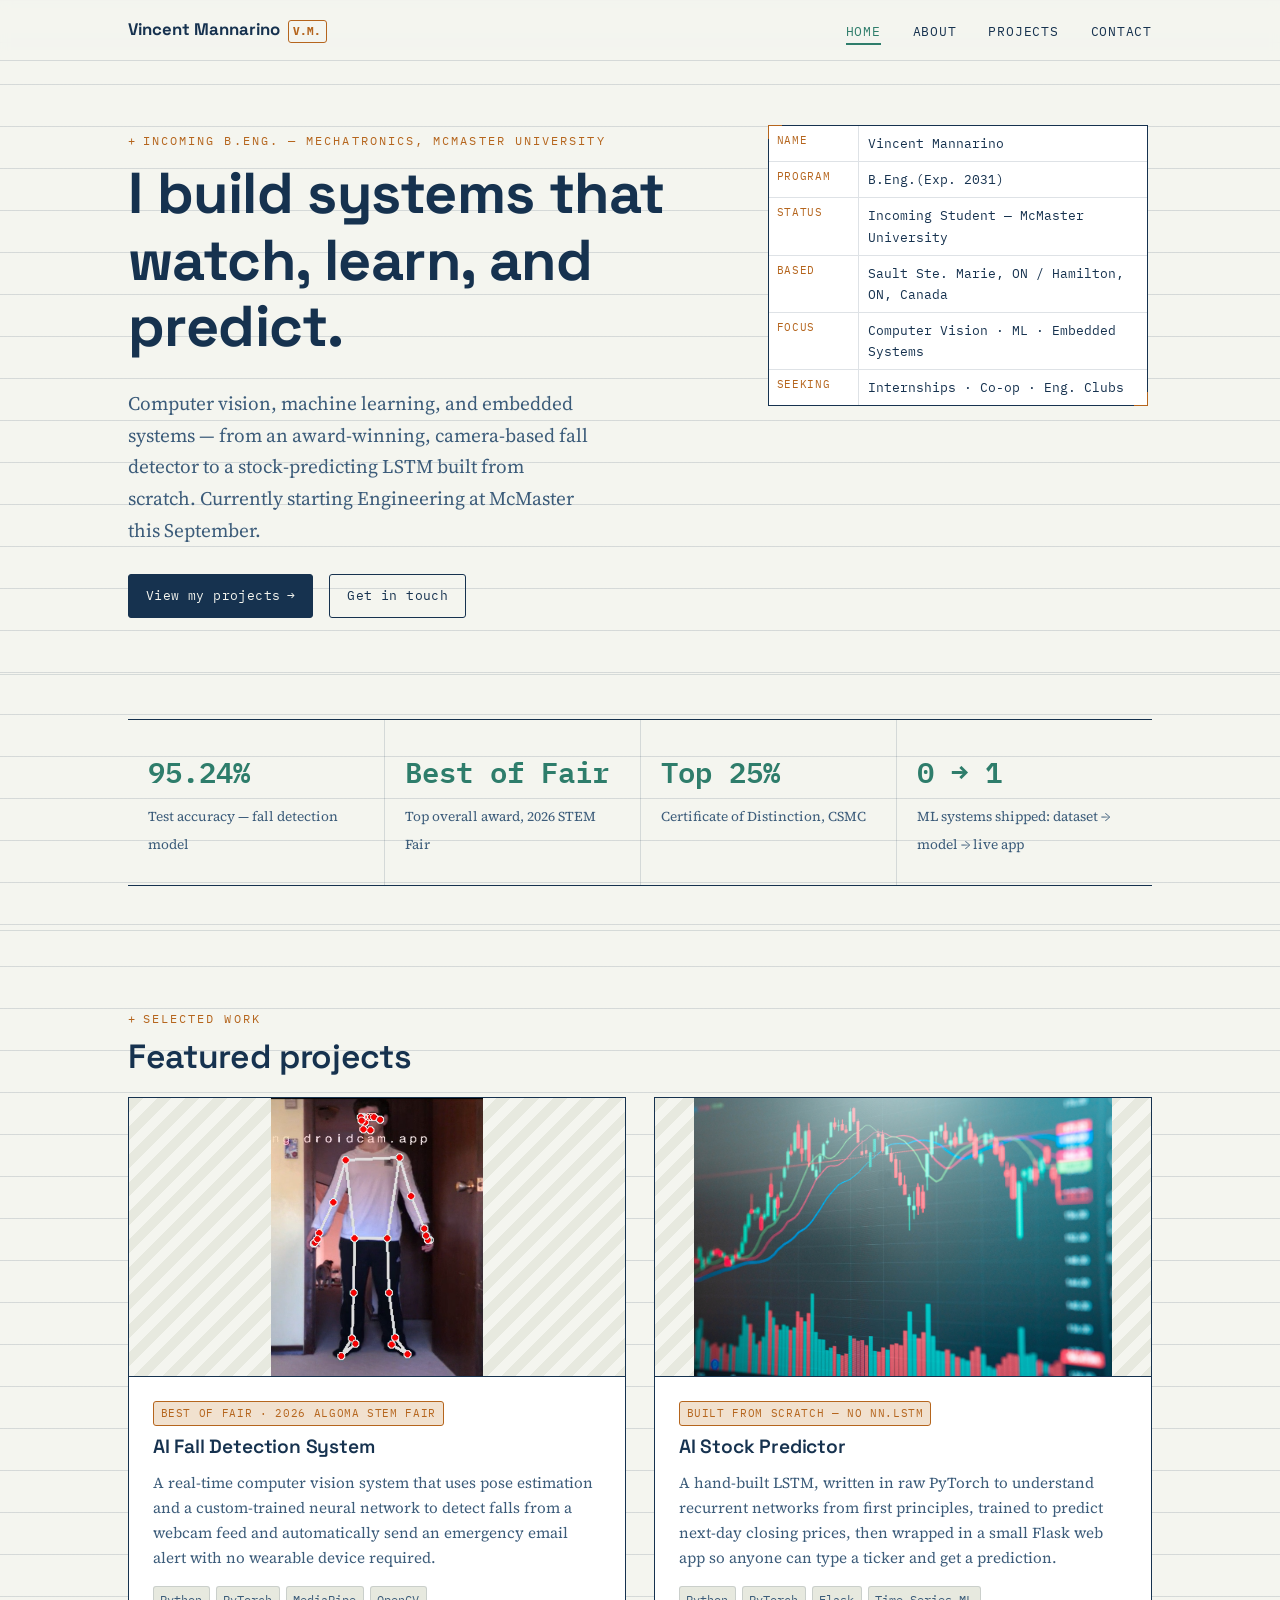
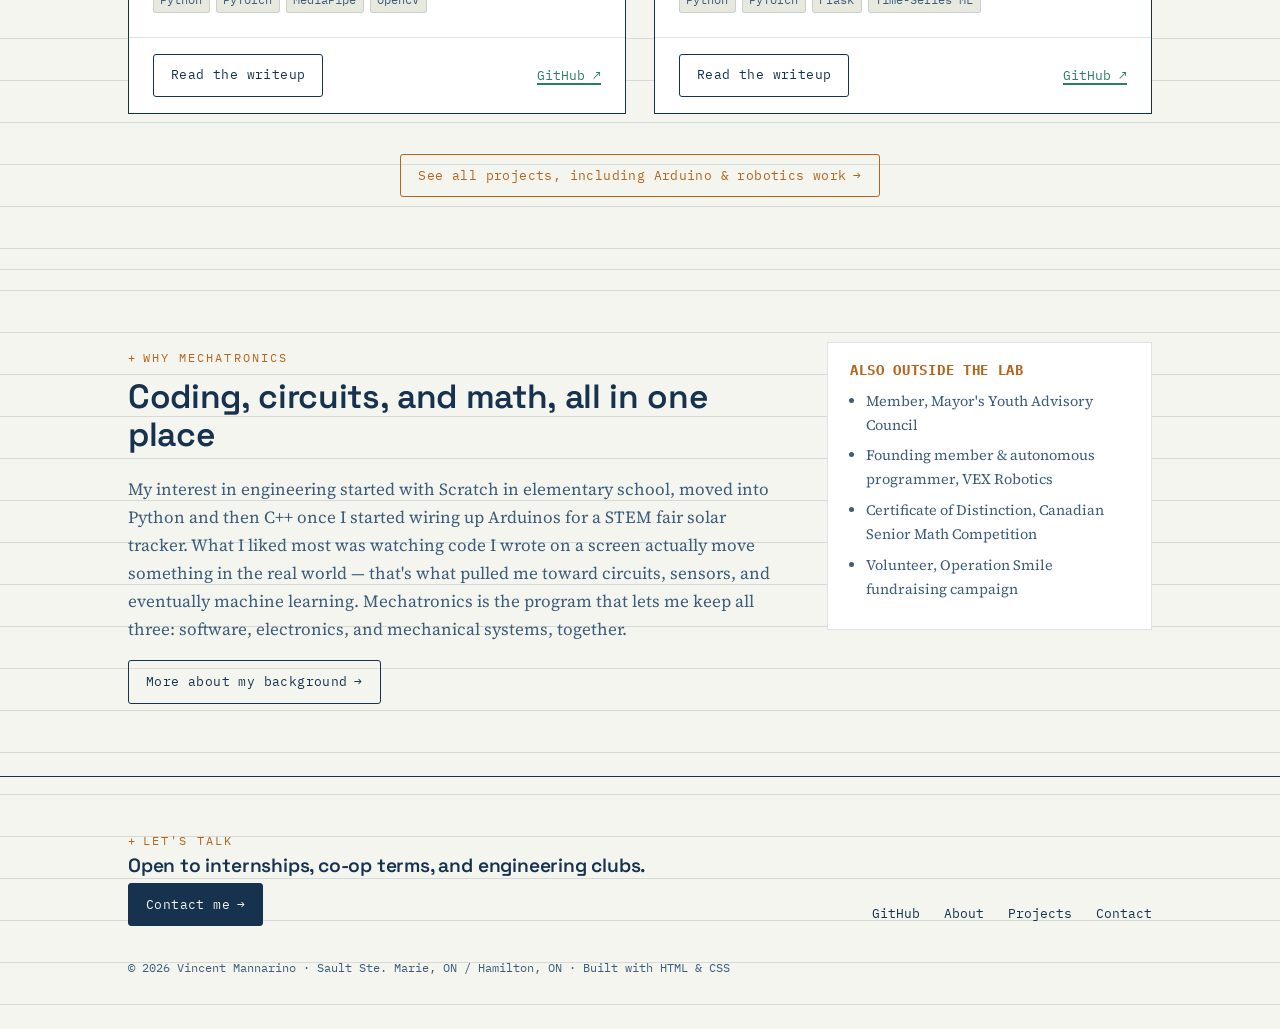
<file: index.html>
<!DOCTYPE html>
<html lang="en">
<head>
<meta charset="UTF-8">
<meta name="viewport" content="width=device-width, initial-scale=1.0">
<title>Vincent Mannarino — Engineering Portfolio</title>
<meta name="description" content="Vincent Mannarino — incoming Mechatronics Engineering student at McMaster University. Computer vision, machine learning, and embedded systems projects.">
<link rel="stylesheet" href="style.css">
</head>
<body>

<nav class="site-nav">
  <div class="wrap">
    <a href="index.html" class="brand">Vincent Mannarino <span class="brand-mark">V.M.</span></a>
    <button class="nav-toggle" aria-label="Toggle navigation" aria-expanded="false"><span></span></button>
    <ul class="nav-links">
      <li><a href="index.html" aria-current="page">Home</a></li>
      <li><a href="about.html">About</a></li>
      <li><a href="projects.html">Projects</a></li>
      <li><a href="contact.html">Contact</a></li>
    </ul>
  </div>
</nav>

<header class="hero">
  <div class="wrap">
    <div class="hero-grid">
      <div>
        <p class="eyebrow">Incoming B.Eng. — Mechatronics, McMaster University</p>
        <h1>I build systems that watch, learn, and predict.</h1>
        <p class="lede">Computer vision, machine learning, and embedded systems — from an award-winning, camera-based fall detector to a stock-predicting LSTM built from scratch. Currently starting Engineering at McMaster this September.</p>
        <div class="cta-row">
          <a href="projects.html" class="btn btn-primary">View my projects</a>
          <a href="contact.html" class="btn btn-ghost no-arrow">Get in touch</a>
        </div>
      </div>

      <div class="title-block tick-frame" aria-label="Profile summary">
        <div class="tb-row"><div class="tb-label">Name</div><div class="tb-value">Vincent Mannarino</div></div>
        <div class="tb-row"><div class="tb-label">Program</div><div class="tb-value">B.Eng.(Exp. 2031)</div></div>
        <div class="tb-row"><div class="tb-label">Status</div><div class="tb-value">Incoming Student — McMaster University</div></div>
        <div class="tb-row"><div class="tb-label">Based</div><div class="tb-value">Sault Ste. Marie, ON / Hamilton, ON, Canada</div></div>
        <div class="tb-row"><div class="tb-label">Focus</div><div class="tb-value">Computer Vision · ML · Embedded Systems</div></div>
        <div class="tb-row"><div class="tb-label">Seeking</div><div class="tb-value">Internships · Co-op · Eng. Clubs</div></div>
      </div>
    </div>
  </div>
</header>

<section class="tight border-top border-bottom">
  <div class="wrap">
    <div class="stat-strip">
      <div class="stat">
        <span class="stat-num">95.24%</span>
        <span class="stat-label">Test accuracy — fall detection model</span>
      </div>
      <div class="stat">
        <span class="stat-num">Best of Fair</span>
        <span class="stat-label">Top overall award, 2026 STEM Fair</span>
      </div>
      <div class="stat">
        <span class="stat-num">Top 25%</span>
        <span class="stat-label">Certificate of Distinction, CSMC</span>
      </div>
      <div class="stat">
        <span class="stat-num">0 → 1</span>
        <span class="stat-label">ML systems shipped: dataset → model → live app</span>
      </div>
    </div>
  </div>
</section>

<section>
  <div class="wrap">
    <p class="eyebrow">Selected work</p>
    <h2>Featured projects</h2>
  
    <div class="card-grid">
      <article class="card reveal">
        <div class="card-media img-placeholder">
          <img src="fall-detection-program-screenshot.png" alt="Screenshot of the fall detection program, showing a person falling and the program detecting it in real time." style="height: 121%;">
        </div>
        <div class="card-body">
          <span class="ribbon">Best of Fair · 2026 Algoma STEM Fair</span>
          <h3>AI Fall Detection System</h3>
          <p>A real-time computer vision system that uses pose estimation and a custom-trained neural network to detect falls from a webcam feed and automatically send an emergency email alert with no wearable device required.</p>
          <div class="tag-row">
            <span class="tag">Python</span><span class="tag">PyTorch</span><span class="tag">MediaPipe</span><span class="tag">OpenCV</span>
          </div>
        </div>
        <div class="card-foot">
          <a href="project-fall-detection.html" class="btn btn-ghost no-arrow">Read the writeup</a>
          <a href="https://github.com/Vincent-Mannarino/Fall-Detection" class="mono" style="font-size:0.8rem;" target="_blank">GitHub ↗</a>
        </div>
      </article>

      <article class="card reveal">
        <div class="card-media img-placeholder">
          <img src="Stock-market-img.jpg" alt="Stock photo of a representation of the stock market" style="height: 121%;">
        </div>
        <div class="card-body">
          <span class="ribbon">Built from scratch — no nn.LSTM</span>
          <h3>AI Stock Predictor</h3>
          <p>A hand-built LSTM, written in raw PyTorch to understand recurrent networks from first principles, trained to predict next-day closing prices, then wrapped in a small Flask web app so anyone can type a ticker and get a prediction.</p>
          <div class="tag-row">
            <span class="tag">Python</span><span class="tag">PyTorch</span><span class="tag">Flask</span><span class="tag">Time-Series ML</span>
          </div>
        </div>
        <div class="card-foot">
          <a href="project-stock-predictor.html" class="btn btn-ghost no-arrow">Read the writeup</a>
          <a href="https://github.com/Vincent-Mannarino/LSTM-stock-predictor" class="mono" style="font-size:0.8rem;" target="_blank">GitHub ↗</a>
        </div>
      </article>
    </div>

    <div style="text-align:center; margin-top: 2.5rem;">
      <a href="projects.html" class="btn btn-copper">See all projects, including Arduino &amp; robotics work</a>
    </div>
  </div>
</section>

<section class="border-top">
  <div class="wrap split">
    <div>
      <p class="eyebrow">Why mechatronics</p>
      <h2>Coding, circuits, and math, all in one place</h2>
      <p>My interest in engineering started with Scratch in elementary school, moved into Python and then C++ once I started wiring up Arduinos for a STEM fair solar tracker. What I liked most was watching code I wrote on a screen actually move something in the real world — that's what pulled me toward circuits, sensors, and eventually machine learning. Mechatronics is the program that lets me keep all three: software, electronics, and mechanical systems, together.</p>
      <a href="about.html" class="btn btn-ghost">More about my background</a>
    </div>
    <div class="aside-box">
      <h4>Also outside the lab</h4>
      <ul>
        <li>Member, Mayor's Youth Advisory Council</li>
        <li>Founding member &amp; autonomous programmer, VEX Robotics</li>
        <li>Certificate of Distinction, Canadian Senior Math Competition</li>
        <li>Volunteer, Operation Smile fundraising campaign</li>
      </ul>
    </div>
  </div>
</section>

<footer class="site-footer">
  <div class="wrap">
    <div class="footer-grid">
      <div>
        <p class="eyebrow" style="margin-bottom:0.5em;">Let's talk</p>
        <h3 style="margin-bottom:0.3em;">Open to internships, co-op terms, and engineering clubs.</h3>
        <a href="contact.html" class="btn btn-primary">Contact me</a>
      </div>
      <ul class="footer-links">
        <li><a href="https://github.com/Vincent-Mannarino" target="_blank">GitHub</a></li>
        <li><a href="about.html">About</a></li>
        <li><a href="projects.html">Projects</a></li>
        <li><a href="contact.html">Contact</a></li>
      </ul>
    </div>
    <p class="fine-print">© 2026 Vincent Mannarino · Sault Ste. Marie, ON / Hamilton, ON · Built with HTML &amp; CSS</p>
  </div>
</footer>

<script src="script.js"></script>
</body>
</html>
</file>
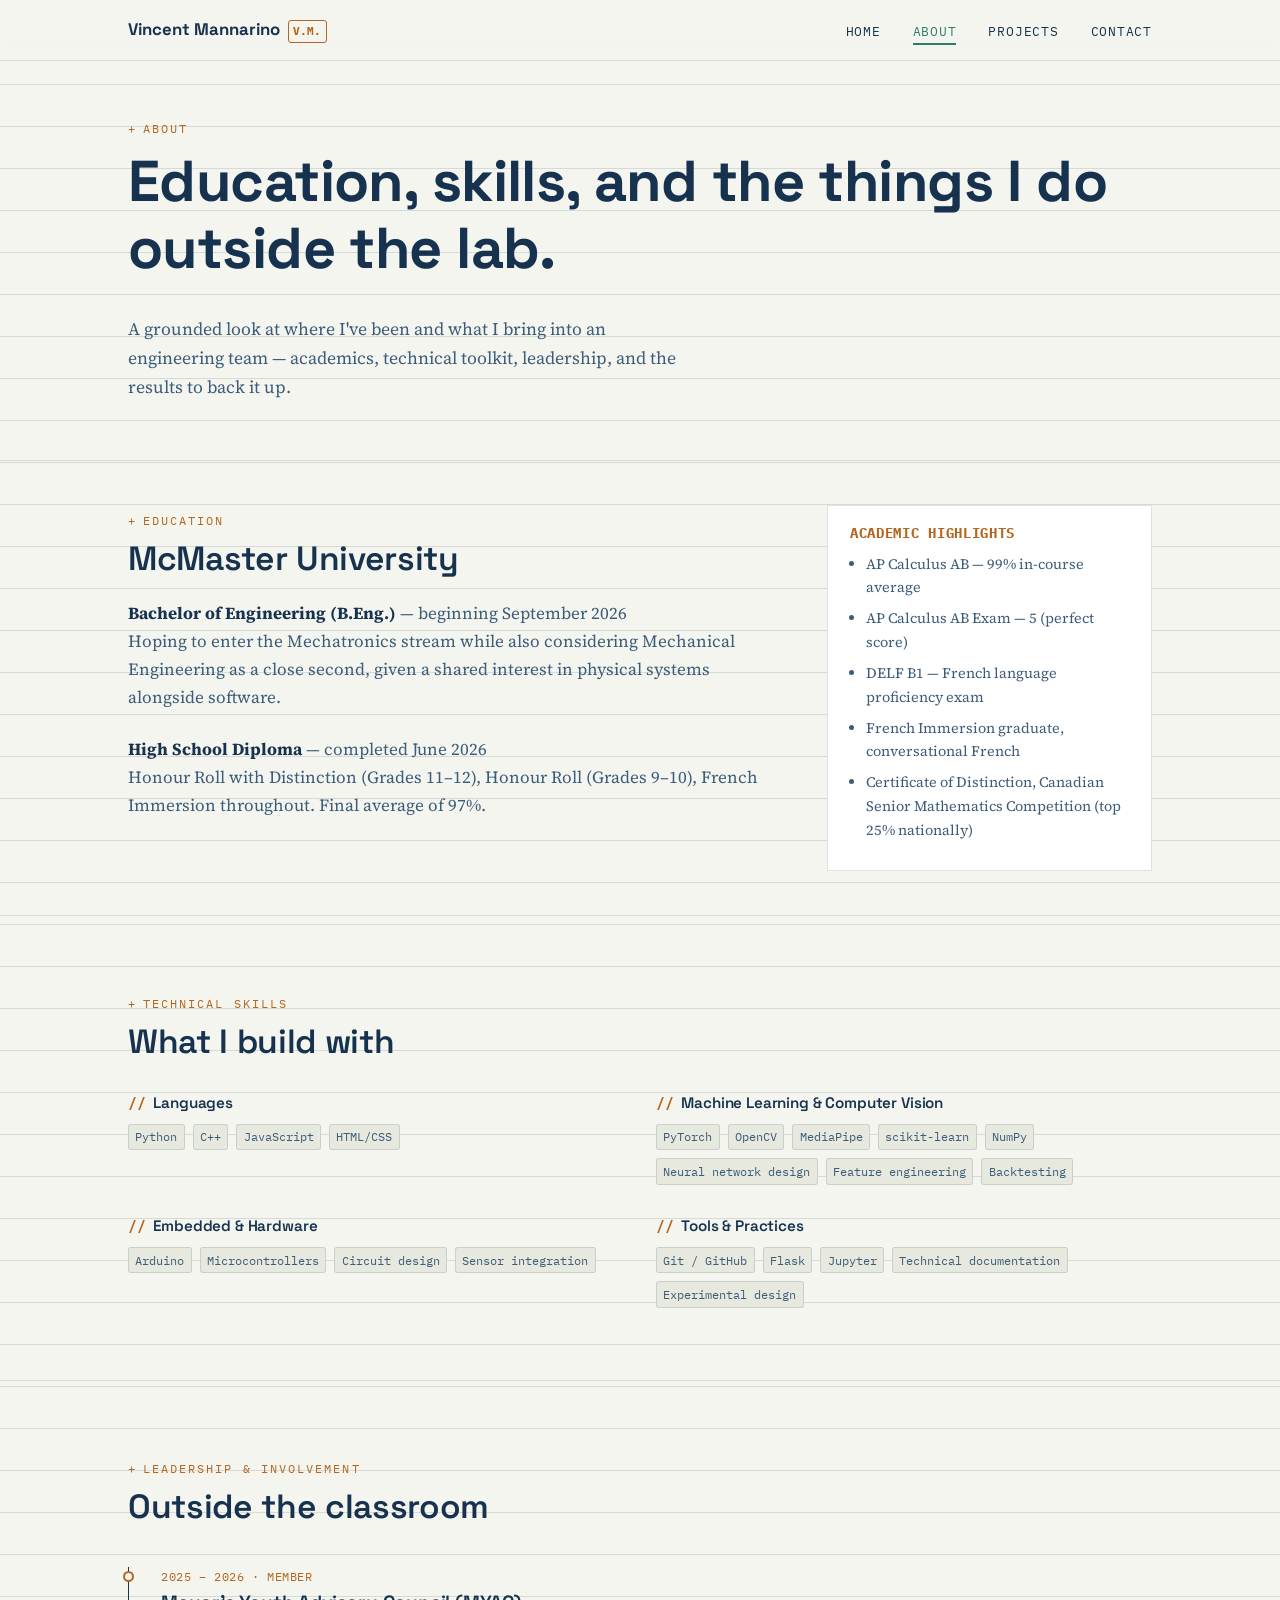
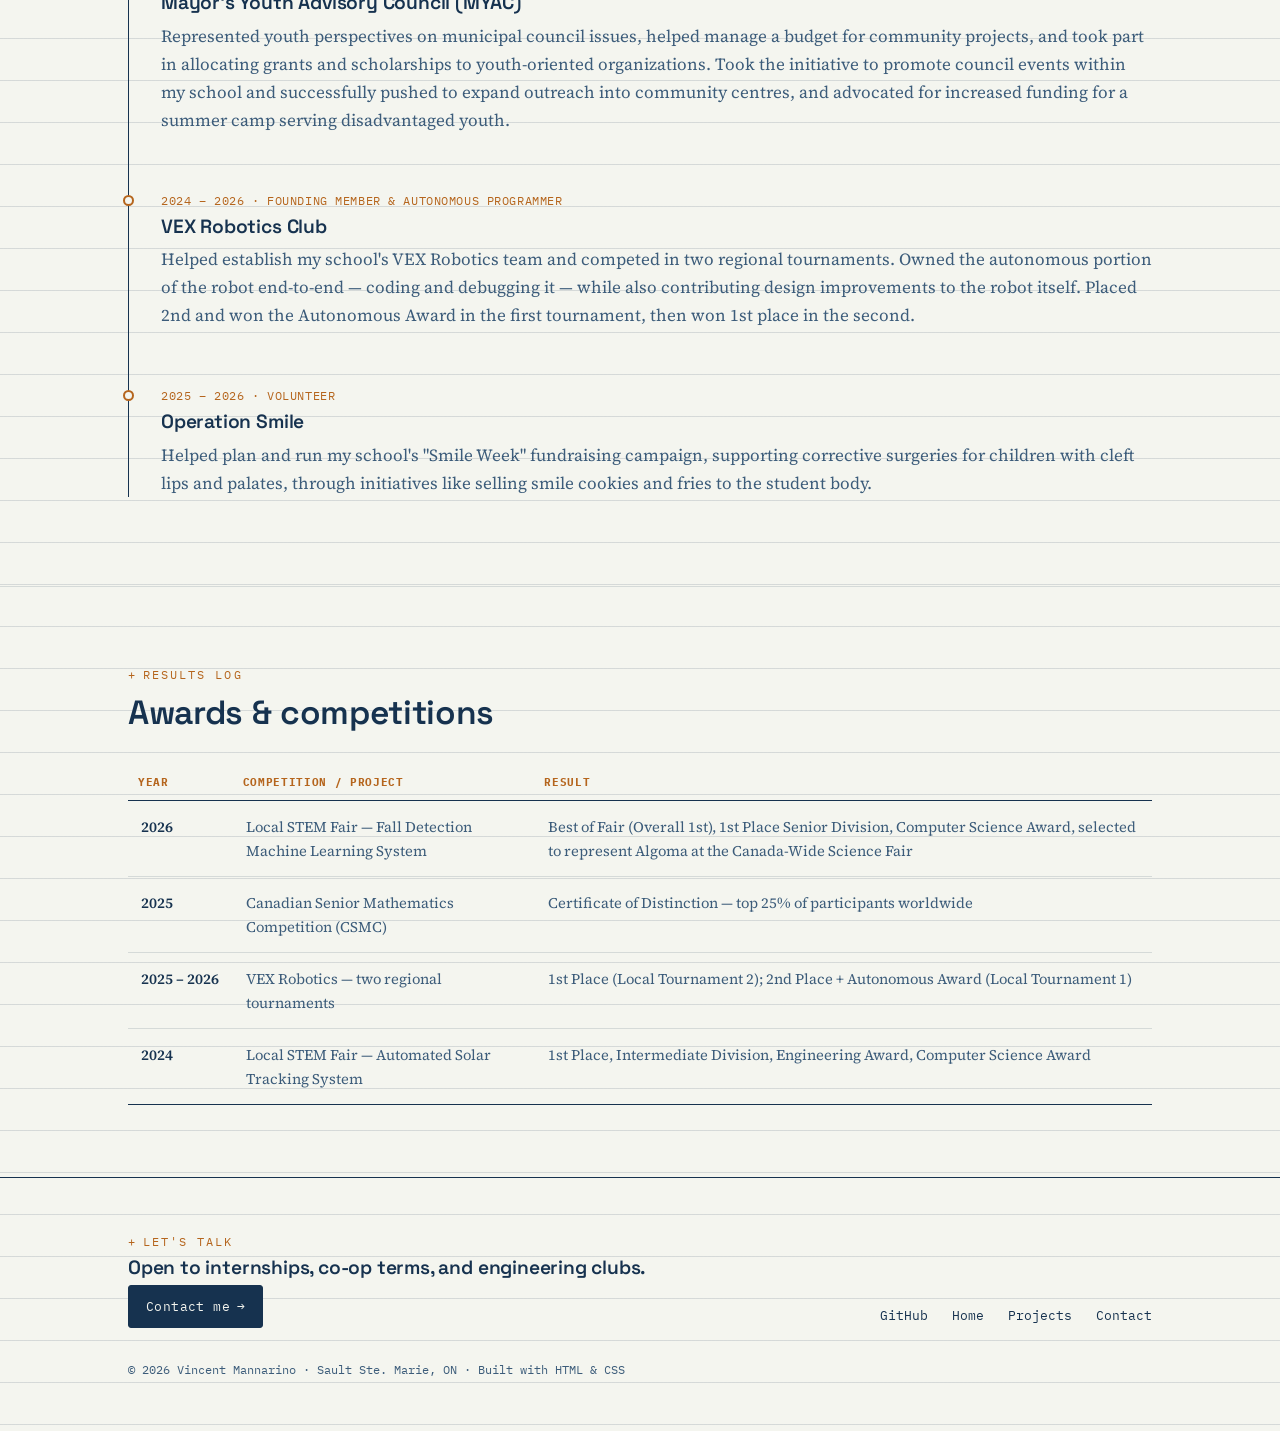
<file: about.html>
<!DOCTYPE html>
<html lang="en">
<head>
<meta charset="UTF-8">
<meta name="viewport" content="width=device-width, initial-scale=1.0">
<title>About — Vincent Mannarino</title>
<meta name="description" content="Education, technical skills, leadership experience, and awards for Vincent Mannarino, incoming Mechatronics Engineering student at McMaster University.">
<link rel="stylesheet" href="style.css">
</head>
<body>

<nav class="site-nav">
  <div class="wrap">
    <a href="index.html" class="brand">Vincent Mannarino <span class="brand-mark">V.M.</span></a>
    <button class="nav-toggle" aria-label="Toggle navigation" aria-expanded="false"><span></span></button>
    <ul class="nav-links">
      <li><a href="index.html">Home</a></li>
      <li><a href="about.html" aria-current="page">About</a></li>
      <li><a href="projects.html">Projects</a></li>
      <li><a href="contact.html">Contact</a></li>
    </ul>
  </div>
</nav>

<header class="page-header">
  <div class="wrap">
    <p class="eyebrow">About</p>
    <h1>Education, skills, and the things I do outside the lab.</h1>
    <p class="lede">A grounded look at where I've been and what I bring into an engineering team — academics, technical toolkit, leadership, and the results to back it up.</p>
  </div>
</header>

<section class="border-top tight">
  <div class="wrap split">
    <div>
      <p class="eyebrow">Education</p>
      <h2>McMaster University</h2>
      <p><strong>Bachelor of Engineering (B.Eng.)</strong> — beginning September 2026<br>
      Hoping to enter the Mechatronics stream while also considering Mechanical Engineering as a close second, given a shared interest in physical systems alongside software.</p>
      <p style="margin-top:1.5rem;"><strong>High School Diploma</strong> — completed June 2026<br>
      Honour Roll with Distinction (Grades 11–12), Honour Roll (Grades 9–10), French Immersion throughout. Final average of 97%.</p>
    </div>
    <div class="aside-box">
      <h4>Academic highlights</h4>
      <ul>
        <li>AP Calculus AB — 99% in-course average</li>
        <li>AP Calculus AB Exam — 5 (perfect score)</li>
        <li>DELF B1 — French language proficiency exam</li>
        <li>French Immersion graduate, conversational French</li>
        <li>Certificate of Distinction, Canadian Senior Mathematics Competition (top 25% nationally)</li>
      </ul>
    </div>
  </div>
</section>

<section class="border-top">
  <div class="wrap">
    <p class="eyebrow">Technical skills</p>
    <h2>What I build with</h2>
    <div class="skill-groups" style="margin-top:2rem;">
      <div class="skill-group">
        <h3>Languages</h3>
        <div class="tag-row">
          <span class="tag">Python</span><span class="tag">C++</span><span class="tag">JavaScript</span><span class="tag">HTML/CSS</span>
        </div>
      </div>
      <div class="skill-group">
        <h3>Machine Learning &amp; Computer Vision</h3>
        <div class="tag-row">
          <span class="tag">PyTorch</span><span class="tag">OpenCV</span><span class="tag">MediaPipe</span><span class="tag">scikit-learn</span><span class="tag">NumPy</span>
          <span class="tag">Neural network design</span><span class="tag">Feature engineering</span><span class="tag">Backtesting</span>
        </div>
      </div>
      <div class="skill-group">
        <h3>Embedded &amp; Hardware</h3>
        <div class="tag-row">
          <span class="tag">Arduino</span><span class="tag">Microcontrollers</span><span class="tag">Circuit design</span><span class="tag">Sensor integration</span>
        </div>
      </div>
      <div class="skill-group">
        <h3>Tools &amp; Practices</h3>
        <div class="tag-row">
          <span class="tag">Git / GitHub</span><span class="tag">Flask</span><span class="tag">Jupyter</span><span class="tag">Technical documentation</span><span class="tag">Experimental design</span>
        </div>
      </div>
    </div>
  </div>
</section>

<section class="border-top">
  <div class="wrap">
    <p class="eyebrow">Leadership &amp; involvement</p>
    <h2>Outside the classroom</h2>
    <ul class="timeline" style="margin-top:2.5rem;">
      <li>
        <div class="tl-when">2025 – 2026 · Member</div>
        <h3>Mayor's Youth Advisory Council (MYAC)</h3>
        <p>Represented youth perspectives on municipal council issues, helped manage a budget for community projects, and took part in allocating grants and scholarships to youth-oriented organizations. Took the initiative to promote council events within my school and successfully pushed to expand outreach into community centres, and advocated for increased funding for a summer camp serving disadvantaged youth.</p>
      </li>
      <li>
        <div class="tl-when">2024 – 2026 · Founding Member &amp; Autonomous Programmer</div>
        <h3>VEX Robotics Club</h3>
        <p>Helped establish my school's VEX Robotics team and competed in two regional tournaments. Owned the autonomous portion of the robot end-to-end — coding and debugging it — while also contributing design improvements to the robot itself. Placed 2nd and won the Autonomous Award in the first tournament, then won 1st place in the second.</p>
      </li>
      <li>
        <div class="tl-when">2025 – 2026 · Volunteer</div>
        <h3>Operation Smile</h3>
        <p>Helped plan and run my school's "Smile Week" fundraising campaign, supporting corrective surgeries for children with cleft lips and palates, through initiatives like selling smile cookies and fries to the student body.</p>
      </li>
    </ul>
  </div>
</section>

<section class="border-top">
  <div class="wrap">
    <p class="eyebrow">Results log</p>
    <h2>Awards &amp; competitions</h2>
    <div style="overflow-x:auto; margin-top:2rem;">
      <table class="log-table">
        <thead>
          <tr>
            <th>Year</th>
            <th>Competition / Project</th>
            <th>Result</th>
          </tr>
        </thead>
        <tbody>
          <tr>
            <td>2026</td>
            <td>Local STEM Fair — Fall Detection Machine Learning System</td>
            <td>Best of Fair (Overall 1st), 1st Place Senior Division, Computer Science Award, selected to represent Algoma at the Canada-Wide Science Fair</td>
          </tr>
          <tr>
            <td>2025</td>
            <td>Canadian Senior Mathematics Competition (CSMC)</td>
            <td>Certificate of Distinction — top 25% of participants worldwide</td>
          </tr>
          <tr>
            <td>2025 – 2026</td>
            <td>VEX Robotics — two regional tournaments</td>
            <td>1st Place (Local Tournament 2); 2nd Place + Autonomous Award (Local Tournament 1)</td>
          </tr>
          <tr>
            <td>2024</td>
            <td>Local STEM Fair — Automated Solar Tracking System</td>
            <td>1st Place, Intermediate Division, Engineering Award, Computer Science Award</td>
          </tr>
        </tbody>
      </table>
    </div>
  </div>
</section>

<footer class="site-footer border-top">
  <div class="wrap">
    <div class="footer-grid">
      <div>
        <p class="eyebrow" style="margin-bottom:0.5em;">Let's talk</p>
        <h3 style="margin-bottom:0.3em;">Open to internships, co-op terms, and engineering clubs.</h3>
        <a href="contact.html" class="btn btn-primary">Contact me</a>
      </div>
      <ul class="footer-links">
        <li><a href="https://github.com/Vincent-Mannarino" target="_blank">GitHub</a></li>
        <li><a href="index.html">Home</a></li>
        <li><a href="projects.html">Projects</a></li>
        <li><a href="contact.html">Contact</a></li>
      </ul>
    </div>
    <p class="fine-print">© 2026 Vincent Mannarino · Sault Ste. Marie, ON · Built with HTML &amp; CSS</p>
  </div>
</footer>

<script src="script.js"></script>
</body>
</html>
</file>
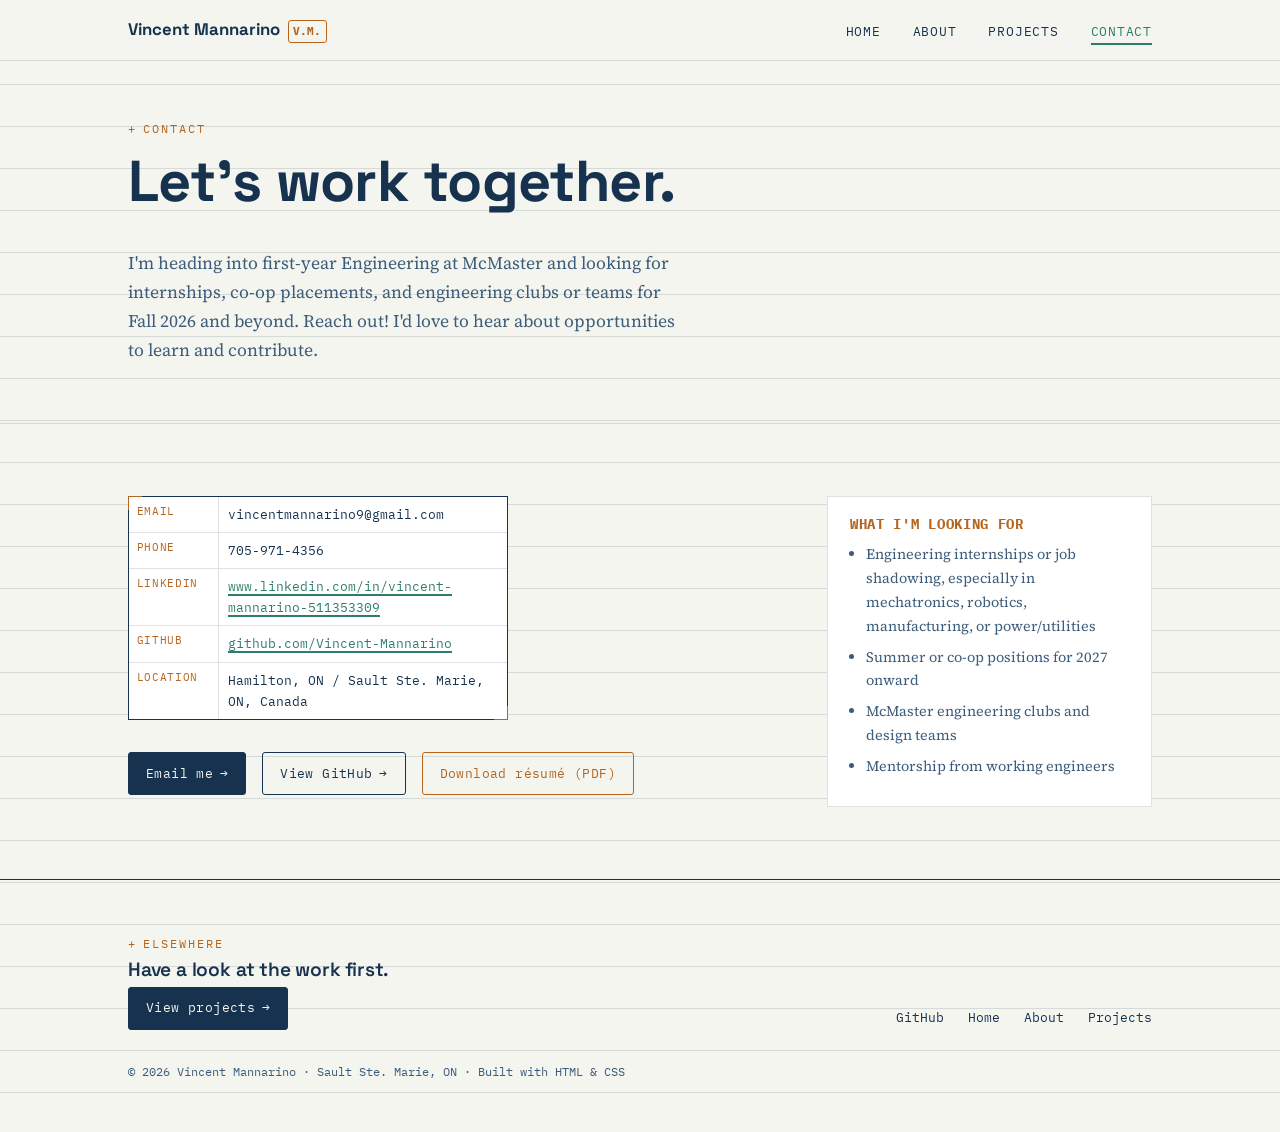
<file: contact.html>
<!DOCTYPE html>
<html lang="en">
<head>
<meta charset="UTF-8">
<meta name="viewport" content="width=device-width, initial-scale=1.0">
<title>Contact — Vincent Mannarino</title>
<meta name="description" content="Get in touch with Vincent Mannarino — incoming Mechatronics Engineering student at McMaster University, open to internships, co-op terms, and engineering clubs.">
<link rel="stylesheet" href="style.css">
</head>
<body>

<nav class="site-nav">
  <div class="wrap">
    <a href="index.html" class="brand">Vincent Mannarino <span class="brand-mark">V.M.</span></a>
    <button class="nav-toggle" aria-label="Toggle navigation" aria-expanded="false"><span></span></button>
    <ul class="nav-links">
      <li><a href="index.html">Home</a></li>
      <li><a href="about.html">About</a></li>
      <li><a href="projects.html">Projects</a></li>
      <li><a href="contact.html" aria-current="page">Contact</a></li>
    </ul>
  </div>
</nav>

<header class="page-header">
  <div class="wrap">
    <p class="eyebrow">Contact</p>
    <h1>Let's work together.</h1>
    <p class="lede">I'm heading into first-year Engineering at McMaster and looking for internships, co-op placements, and engineering clubs or teams for Fall 2026 and beyond. Reach out! I'd love to hear about opportunities to learn and contribute.</p>
  </div>
</header>

<section class="border-top">
  <div class="wrap split">
    <div>
      <div class="title-block tick-frame" aria-label="Contact details">
        <div class="tb-row"><div class="tb-label">Email</div><div class="tb-value">vincentmannarino9@gmail.com</div></div>
        <div class="tb-row"><div class="tb-label">Phone</div><div class="tb-value">705-971-4356</div></div>
        <div class="tb-row"><div class="tb-label">LinkedIn</div><div class="tb-value"><a href="https://www.linkedin.com/in/vincent-mannarino-511353309" target="_blank">www.linkedin.com/in/vincent-mannarino-511353309</a></div></div>
        <div class="tb-row"><div class="tb-label">GitHub</div><div class="tb-value"><a href="https://github.com/Vincent-Mannarino" target="_blank">github.com/Vincent-Mannarino</a></div></div>
        <div class="tb-row"><div class="tb-label">Location</div><div class="tb-value">Hamilton, ON / Sault Ste. Marie, ON, Canada</div></div>
      </div>

      <div style="margin-top:2rem; display:flex; gap:1rem; flex-wrap:wrap;">
        <a href="vincentmannarino9@gmail.com" class="btn btn-primary">Email me</a>
        <a href="https://github.com/Vincent-Mannarino" class="btn btn-ghost" target="_blank">View GitHub</a>
        <a href="Vincent_Mannarino_CV.pdf" class="btn btn-copper no-arrow">Download résumé (PDF)</a>
      </div>
    </div>

    <aside class="aside-box">
      <h4>What I'm looking for</h4>
      <ul>
        <li>Engineering internships or job shadowing, especially in mechatronics, robotics, manufacturing, or power/utilities</li>
        <li>Summer or co-op positions for 2027 onward</li>
        <li>McMaster engineering clubs and design teams</li>
        <li>Mentorship from working engineers</li>
      </ul>
    </aside>
  </div>
</section>

<footer class="site-footer border-top">
  <div class="wrap">
    <div class="footer-grid">
      <div>
        <p class="eyebrow" style="margin-bottom:0.5em;">Elsewhere</p>
        <h3 style="margin-bottom:0.3em;">Have a look at the work first.</h3>
        <a href="projects.html" class="btn btn-primary">View projects</a>
      </div>
      <ul class="footer-links">
        <li><a href="https://github.com/Vincent-Mannarino" target="_blank">GitHub</a></li>
        <li><a href="index.html">Home</a></li>
        <li><a href="about.html">About</a></li>
        <li><a href="projects.html">Projects</a></li>
      </ul>
    </div>
    <p class="fine-print">© 2026 Vincent Mannarino · Sault Ste. Marie, ON · Built with HTML &amp; CSS</p>
  </div>
</footer>

<script src="script.js"></script>
</body>
</html>
</file>
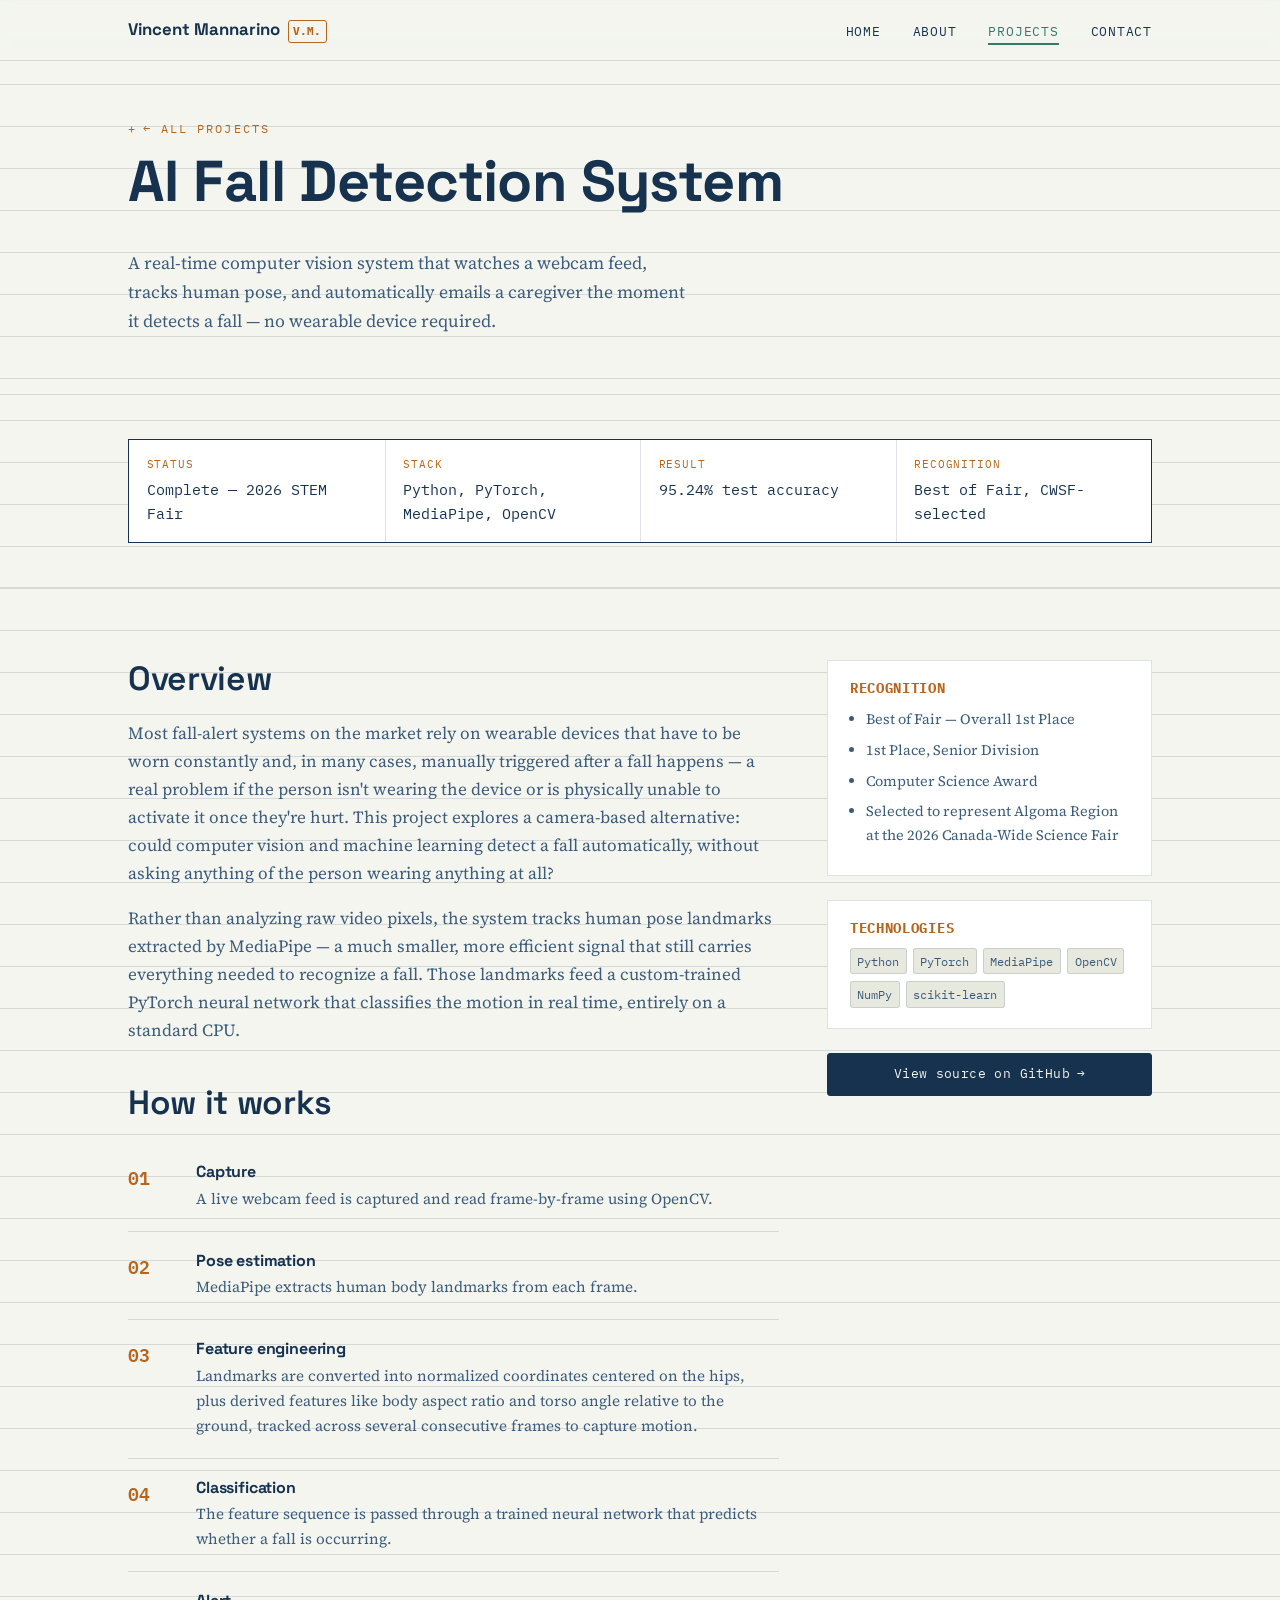
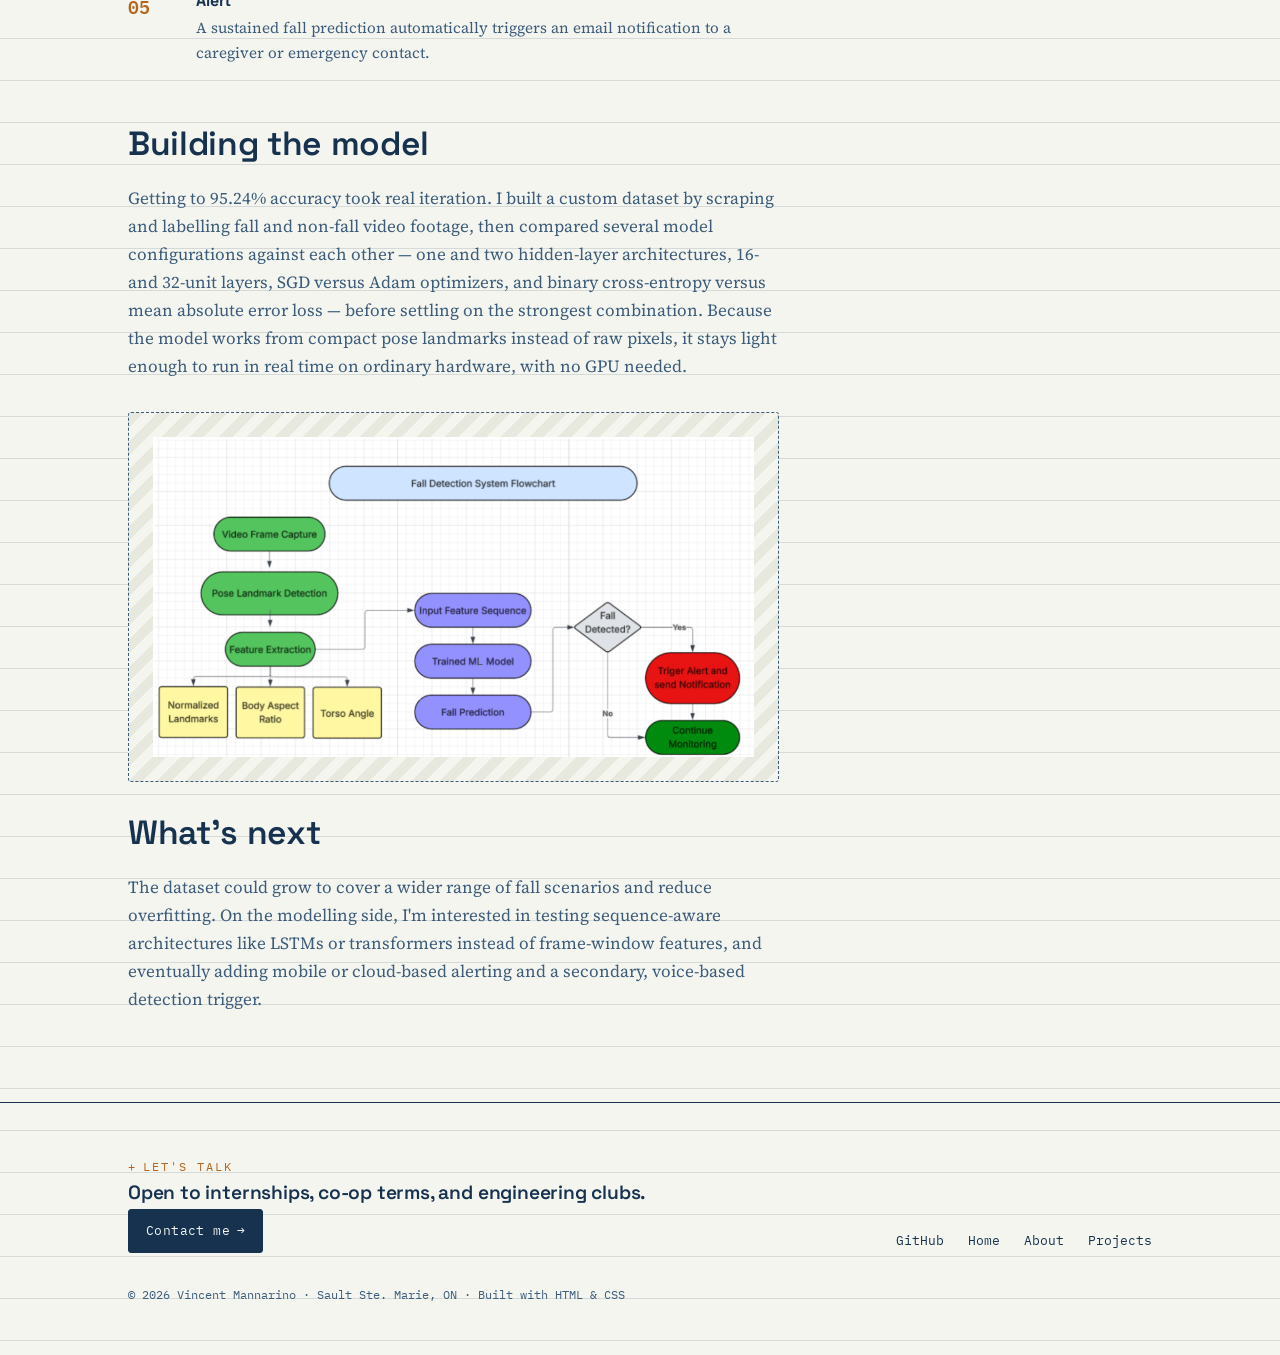
<file: project-fall-detection.html>
<!DOCTYPE html>
<html lang="en">
<head>
<meta charset="UTF-8">
<meta name="viewport" content="width=device-width, initial-scale=1.0">
<title>AI Fall Detection System — Vincent Mannarino</title>
<meta name="description" content="Real-time fall detection using MediaPipe pose estimation and a custom PyTorch neural network. Best of Fair, 2026 STEM Fair.">
<link rel="stylesheet" href="style.css">
</head>
<body>

<nav class="site-nav">
  <div class="wrap">
    <a href="index.html" class="brand">Vincent Mannarino <span class="brand-mark">V.M.</span></a>
    <button class="nav-toggle" aria-label="Toggle navigation" aria-expanded="false"><span></span></button>
    <ul class="nav-links">
      <li><a href="index.html">Home</a></li>
      <li><a href="about.html">About</a></li>
      <li><a href="projects.html" aria-current="page">Projects</a></li>
      <li><a href="contact.html">Contact</a></li>
    </ul>
  </div>
</nav>

<header class="page-header">
  <div class="wrap">
    <p class="eyebrow"><a href="projects.html" style="color:inherit; text-decoration:none;">← All projects</a></p>
    <h1>AI Fall Detection System</h1>
    <p class="lede">A real-time computer vision system that watches a webcam feed, tracks human pose, and automatically emails a caregiver the moment it detects a fall — no wearable device required.</p>
  </div>
</header>

<section class="tight border-top">
  <div class="wrap">
    <div class="spec-plate">
      <div class="sp-cell">
        <div class="sp-label">Status</div>
        <div class="sp-value">Complete — 2026 STEM Fair</div>
      </div>
      <div class="sp-cell">
        <div class="sp-label">Stack</div>
        <div class="sp-value">Python, PyTorch, MediaPipe, OpenCV</div>
      </div>
      <div class="sp-cell">
        <div class="sp-label">Result</div>
        <div class="sp-value">95.24% test accuracy</div>
      </div>
      <div class="sp-cell">
        <div class="sp-label">Recognition</div>
        <div class="sp-value">Best of Fair, CWSF-selected</div>
      </div>
    </div>
  </div>
</section>

<section class="border-top">
  <div class="wrap split">
    <div>
      <h2>Overview</h2>
      <p>Most fall-alert systems on the market rely on wearable devices that have to be worn constantly and, in many cases, manually triggered after a fall happens — a real problem if the person isn't wearing the device or is physically unable to activate it once they're hurt. This project explores a camera-based alternative: could computer vision and machine learning detect a fall automatically, without asking anything of the person wearing anything at all?</p>
      <p>Rather than analyzing raw video pixels, the system tracks human pose landmarks extracted by MediaPipe — a much smaller, more efficient signal that still carries everything needed to recognize a fall. Those landmarks feed a custom-trained PyTorch neural network that classifies the motion in real time, entirely on a standard CPU.</p>

      <h2 style="margin-top:2.5rem;">How it works</h2>
      <ol class="pipeline">
        <li>
          <span class="step-num">01</span>
          <div>
            <h4>Capture</h4>
            <p>A live webcam feed is captured and read frame-by-frame using OpenCV.</p>
          </div>
        </li>
        <li>
          <span class="step-num">02</span>
          <div>
            <h4>Pose estimation</h4>
            <p>MediaPipe extracts human body landmarks from each frame.</p>
          </div>
        </li>
        <li>
          <span class="step-num">03</span>
          <div>
            <h4>Feature engineering</h4>
            <p>Landmarks are converted into normalized coordinates centered on the hips, plus derived features like body aspect ratio and torso angle relative to the ground, tracked across several consecutive frames to capture motion.</p>
          </div>
        </li>
        <li>
          <span class="step-num">04</span>
          <div>
            <h4>Classification</h4>
            <p>The feature sequence is passed through a trained neural network that predicts whether a fall is occurring.</p>
          </div>
        </li>
        <li>
          <span class="step-num">05</span>
          <div>
            <h4>Alert</h4>
            <p>A sustained fall prediction automatically triggers an email notification to a caregiver or emergency contact.</p>
          </div>
        </li>
      </ol>

      <h2 style="margin-top:2.5rem;">Building the model</h2>
      <p>Getting to 95.24% accuracy took real iteration. I built a custom dataset by scraping and labelling fall and non-fall video footage, then compared several model configurations against each other — one and two hidden-layer architectures, 16- and 32-unit layers, SGD versus Adam optimizers, and binary cross-entropy versus mean absolute error loss — before settling on the strongest combination. Because the model works from compact pose landmarks instead of raw pixels, it stays light enough to run in real time on ordinary hardware, with no GPU needed.</p>

      <div class="img-placeholder" style="margin: 2rem 0;">
        <img src="Fall-detection-pipeline.png" alt="Diagram of the fall detection pipeline, showing the five steps: capture, pose estimation, feature engineering, classification, and alert." style="width:100%; height:auto;">
      </div>

      <h2 style="margin-top:1rem;">What's next</h2>
      <p>The dataset could grow to cover a wider range of fall scenarios and reduce overfitting. On the modelling side, I'm interested in testing sequence-aware architectures like LSTMs or transformers instead of frame-window features, and eventually adding mobile or cloud-based alerting and a secondary, voice-based detection trigger.</p>
    </div>

    <aside>
      <div class="aside-box">
        <h4>Recognition</h4>
        <ul>
          <li>Best of Fair — Overall 1st Place</li>
          <li>1st Place, Senior Division</li>
          <li>Computer Science Award</li>
          <li>Selected to represent Algoma Region at the 2026 Canada-Wide Science Fair</li>
        </ul>
      </div>
      <div class="aside-box" style="margin-top:1.5rem;">
        <h4>Technologies</h4>
        <div class="tag-row">
          <span class="tag">Python</span><span class="tag">PyTorch</span><span class="tag">MediaPipe</span><span class="tag">OpenCV</span><span class="tag">NumPy</span><span class="tag">scikit-learn</span>
        </div>
      </div>
      <a href="https://github.com/Vincent-Mannarino/Fall-Detection" target="_blank" class="btn btn-primary" style="margin-top:1.5rem; width:100%; justify-content:center;">View source on GitHub</a>
    </aside>
  </div>
</section>

<footer class="site-footer border-top">
  <div class="wrap">
    <div class="footer-grid">
      <div>
        <p class="eyebrow" style="margin-bottom:0.5em;">Let's talk</p>
        <h3 style="margin-bottom:0.3em;">Open to internships, co-op terms, and engineering clubs.</h3>
        <a href="contact.html" class="btn btn-primary">Contact me</a>
      </div>
      <ul class="footer-links">
        <li><a href="https://github.com/Vincent-Mannarino" target="_blank">GitHub</a></li>
        <li><a href="index.html">Home</a></li>
        <li><a href="about.html">About</a></li>
        <li><a href="projects.html">Projects</a></li>
      </ul>
    </div>
    <p class="fine-print">© 2026 Vincent Mannarino · Sault Ste. Marie, ON · Built with HTML &amp; CSS</p>
  </div>
</footer>

<script src="script.js"></script>
</body>
</html>
</file>
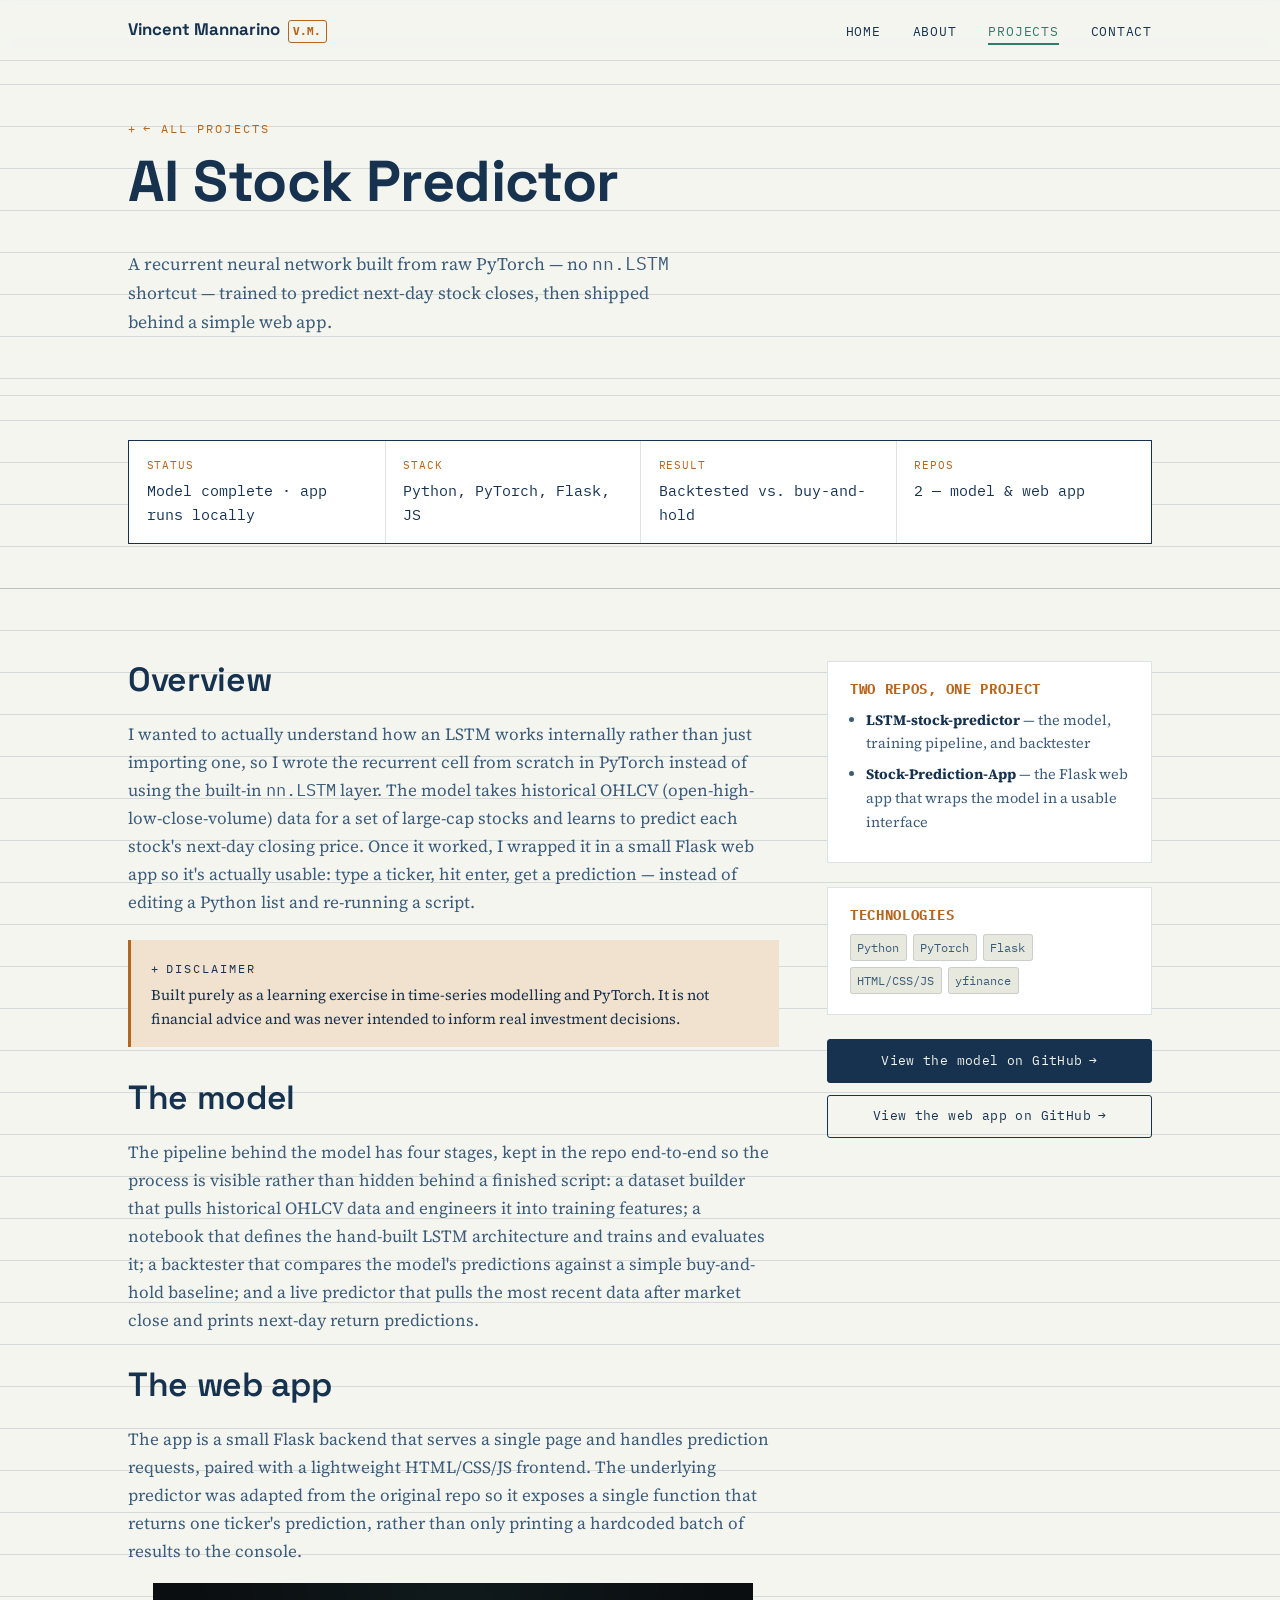
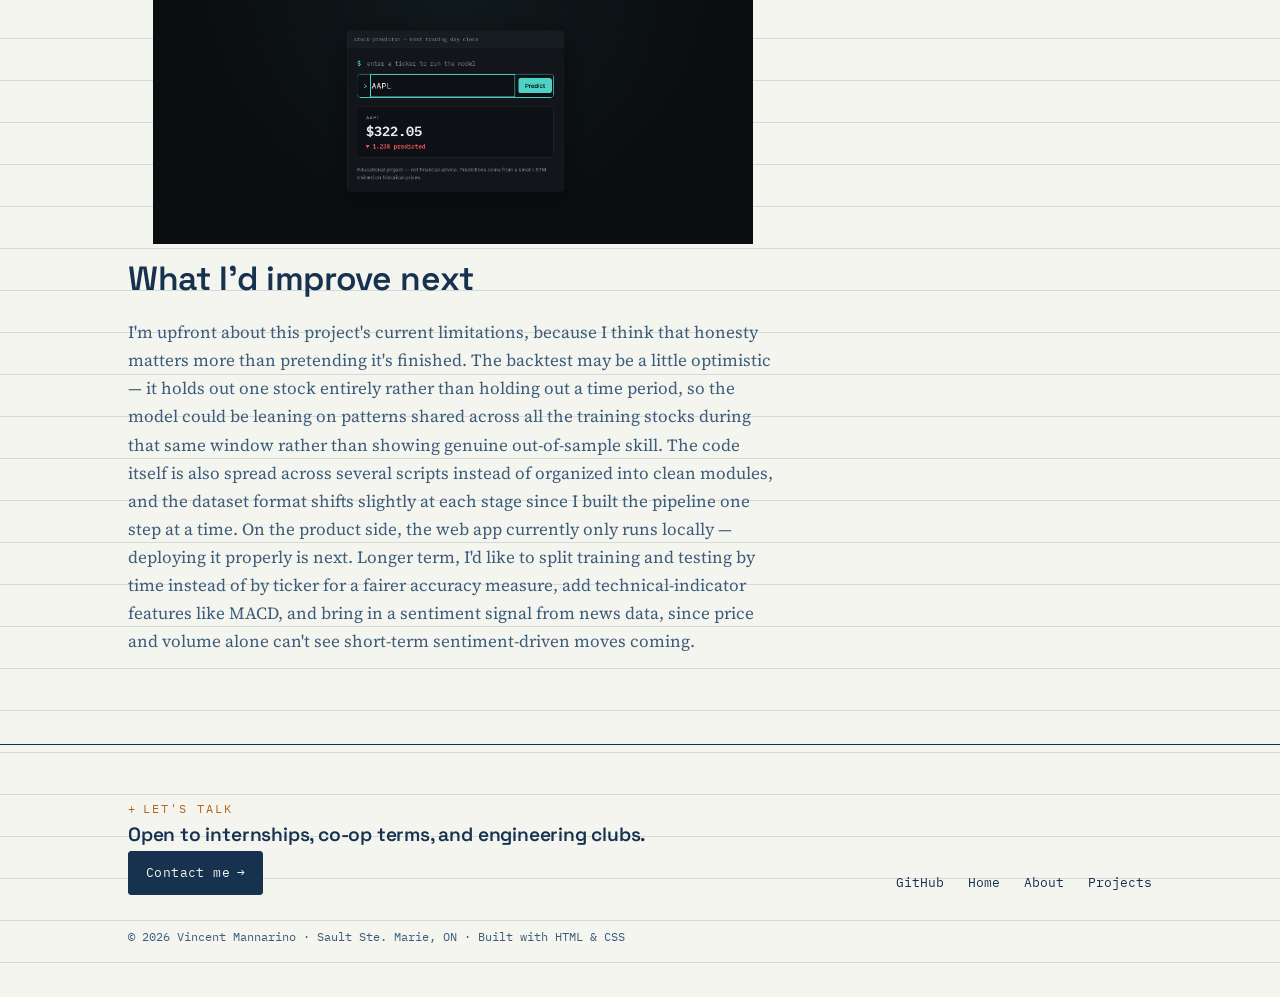
<file: project-stock-predictor.html>
<!DOCTYPE html>
<html lang="en">
<head>
<meta charset="UTF-8">
<meta name="viewport" content="width=device-width, initial-scale=1.0">
<title>AI Stock Predictor — Vincent Mannarino</title>
<meta name="description" content="A hand-built PyTorch LSTM predicting next-day stock closes, wrapped in a Flask web app. Educational project — not financial advice.">
<link rel="stylesheet" href="style.css">
</head>
<body>

<nav class="site-nav">
  <div class="wrap">
    <a href="index.html" class="brand">Vincent Mannarino <span class="brand-mark">V.M.</span></a>
    <button class="nav-toggle" aria-label="Toggle navigation" aria-expanded="false"><span></span></button>
    <ul class="nav-links">
      <li><a href="index.html">Home</a></li>
      <li><a href="about.html">About</a></li>
      <li><a href="projects.html" aria-current="page">Projects</a></li>
      <li><a href="contact.html">Contact</a></li>
    </ul>
  </div>
</nav>

<header class="page-header">
  <div class="wrap">
    <p class="eyebrow"><a href="projects.html" style="color:inherit; text-decoration:none;">← All projects</a></p>
    <h1>AI Stock Predictor</h1>
    <p class="lede">A recurrent neural network built from raw PyTorch — no <code class="mono">nn.LSTM</code> shortcut — trained to predict next-day stock closes, then shipped behind a simple web app.</p>
  </div>
</header>

<section class="tight border-top">
  <div class="wrap">
    <div class="spec-plate">
      <div class="sp-cell">
        <div class="sp-label">Status</div>
        <div class="sp-value">Model complete · app runs locally</div>
      </div>
      <div class="sp-cell">
        <div class="sp-label">Stack</div>
        <div class="sp-value">Python, PyTorch, Flask, JS</div>
      </div>
      <div class="sp-cell">
        <div class="sp-label">Result</div>
        <div class="sp-value">Backtested vs. buy-and-hold</div>
      </div>
      <div class="sp-cell">
        <div class="sp-label">Repos</div>
        <div class="sp-value">2 — model &amp; web app</div>
      </div>
    </div>
  </div>
</section>

<section class="border-top">
  <div class="wrap split">
    <div>
      <h2>Overview</h2>
      <p>I wanted to actually understand how an LSTM works internally rather than just importing one, so I wrote the recurrent cell from scratch in PyTorch instead of using the built-in <code class="mono">nn.LSTM</code> layer. The model takes historical OHLCV (open-high-low-close-volume) data for a set of large-cap stocks and learns to predict each stock's next-day closing price. Once it worked, I wrapped it in a small Flask web app so it's actually usable: type a ticker, hit enter, get a prediction — instead of editing a Python list and re-running a script.</p>

      <div class="callout" style="margin: 1.5rem 0;">
        <p class="eyebrow" style="margin-bottom:0.4em;">Disclaimer</p>
        <p>Built purely as a learning exercise in time-series modelling and PyTorch. It is not financial advice and was never intended to inform real investment decisions.</p>
      </div>

      <h2 style="margin-top:2rem;">The model</h2>
      <p>The pipeline behind the model has four stages, kept in the repo end-to-end so the process is visible rather than hidden behind a finished script: a dataset builder that pulls historical OHLCV data and engineers it into training features; a notebook that defines the hand-built LSTM architecture and trains and evaluates it; a backtester that compares the model's predictions against a simple buy-and-hold baseline; and a live predictor that pulls the most recent data after market close and prints next-day return predictions.</p>

      <h2 style="margin-top:2rem;">The web app</h2>
      <p>The app is a small Flask backend that serves a single page and handles prediction requests, paired with a lightweight HTML/CSS/JS frontend. The underlying predictor was adapted from the original repo so it exposes a single function that returns one ticker's prediction, rather than only printing a hardcoded batch of results to the console.</p>

      <div>
        <img src="Screenshot-of-stock-pred-app.png" alt="Screenshot of the stock prediction web app, showing a text input for a ticker and a prediction result below it." style="width:100%; max-width:600px; display:block; margin:0 auto;">
      </div>

      <h2 style="margin-top:1rem;">What I'd improve next</h2>
      <p>I'm upfront about this project's current limitations, because I think that honesty matters more than pretending it's finished. The backtest may be a little optimistic — it holds out one stock entirely rather than holding out a time period, so the model could be leaning on patterns shared across all the training stocks during that same window rather than showing genuine out-of-sample skill. The code itself is also spread across several scripts instead of organized into clean modules, and the dataset format shifts slightly at each stage since I built the pipeline one step at a time. On the product side, the web app currently only runs locally — deploying it properly is next. Longer term, I'd like to split training and testing by time instead of by ticker for a fairer accuracy measure, add technical-indicator features like MACD, and bring in a sentiment signal from news data, since price and volume alone can't see short-term sentiment-driven moves coming.</p>
    </div>

    <aside>
      <div class="aside-box">
        <h4>Two repos, one project</h4>
        <ul>
          <li><strong>LSTM-stock-predictor</strong> — the model, training pipeline, and backtester</li>
          <li><strong>Stock-Prediction-App</strong> — the Flask web app that wraps the model in a usable interface</li>
        </ul>
      </div>
      <div class="aside-box" style="margin-top:1.5rem;">
        <h4>Technologies</h4>
        <div class="tag-row">
          <span class="tag">Python</span><span class="tag">PyTorch</span><span class="tag">Flask</span><span class="tag">HTML/CSS/JS</span><span class="tag">yfinance</span>
        </div>
      </div>
      <a href="https://github.com/Vincent-Mannarino/LSTM-stock-predictor" target="_blank" class="btn btn-primary" style="margin-top:1.5rem; width:100%; justify-content:center;">View the model on GitHub</a>
      <a href="https://github.com/Vincent-Mannarino/Stock-Prediction-App" target="_blank" class="btn btn-ghost" style="margin-top:0.75rem; width:100%; justify-content:center;">View the web app on GitHub</a>
    </aside>
  </div>
</section>

<footer class="site-footer border-top">
  <div class="wrap">
    <div class="footer-grid">
      <div>
        <p class="eyebrow" style="margin-bottom:0.5em;">Let's talk</p>
        <h3 style="margin-bottom:0.3em;">Open to internships, co-op terms, and engineering clubs.</h3>
        <a href="contact.html" class="btn btn-primary">Contact me</a>
      </div>
      <ul class="footer-links">
        <li><a href="https://github.com/Vincent-Mannarino" target="_blank">GitHub</a></li>
        <li><a href="index.html">Home</a></li>
        <li><a href="about.html">About</a></li>
        <li><a href="projects.html">Projects</a></li>
      </ul>
    </div>
    <p class="fine-print">© 2026 Vincent Mannarino · Sault Ste. Marie, ON · Built with HTML &amp; CSS</p>
  </div>
</footer>

<script src="script.js"></script>
</body>
</html>
</file>
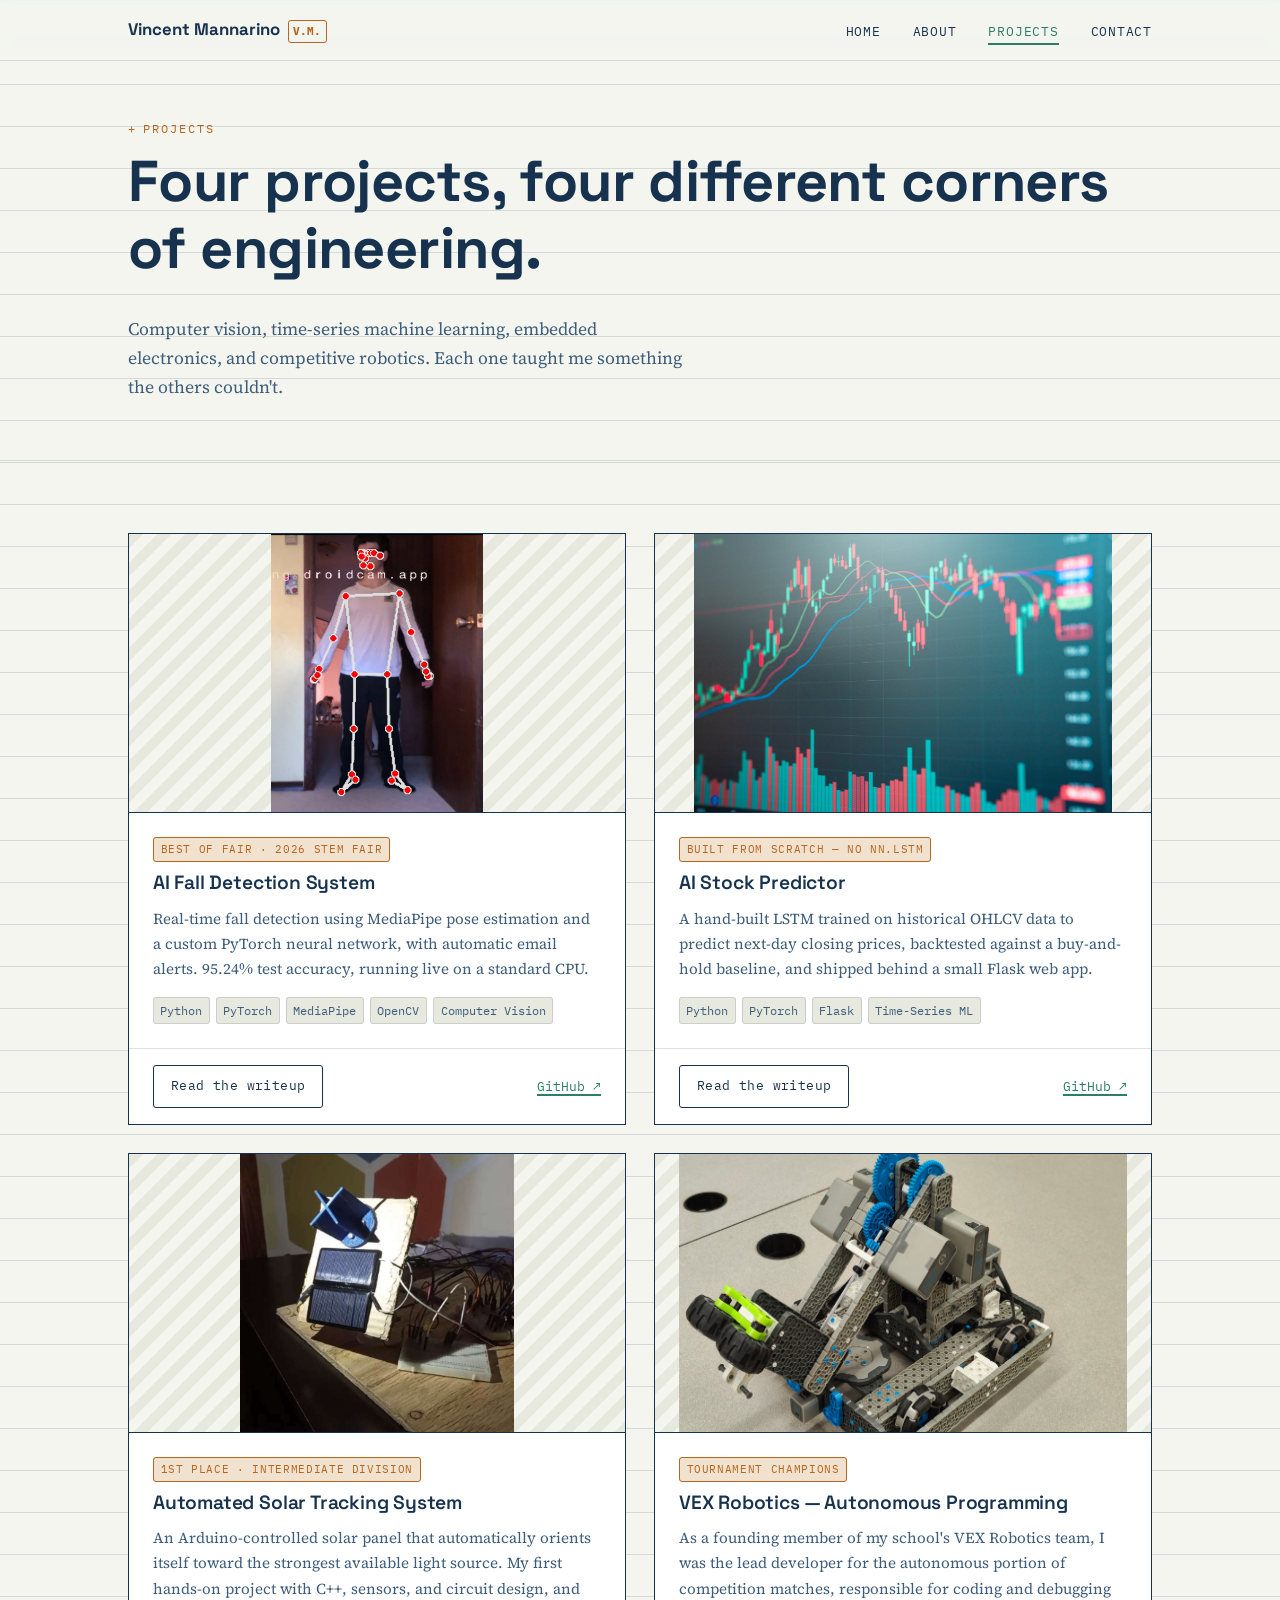
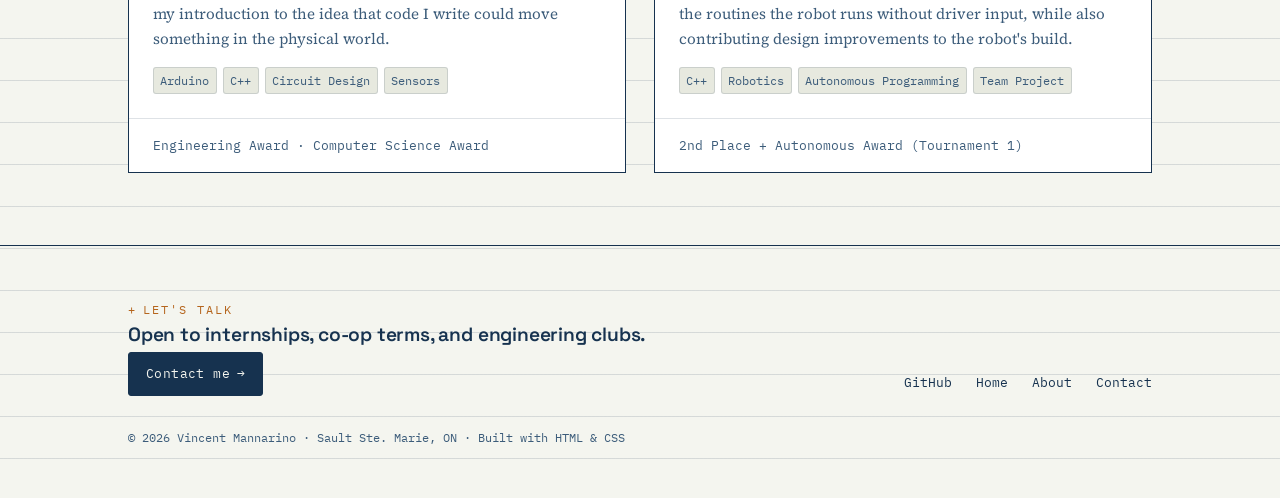
<file: projects.html>
<!DOCTYPE html>
<html lang="en">
<head>
<meta charset="UTF-8">
<meta name="viewport" content="width=device-width, initial-scale=1.0">
<title>Projects — Vincent Mannarino</title>
<meta name="description" content="Engineering and computer science projects by Vincent Mannarino: AI fall detection, a from-scratch LSTM stock predictor, an automated solar tracker, and VEX robotics.">
<link rel="stylesheet" href="style.css">
</head>
<body>

<nav class="site-nav">
  <div class="wrap">
    <a href="index.html" class="brand">Vincent Mannarino <span class="brand-mark">V.M.</span></a>
    <button class="nav-toggle" aria-label="Toggle navigation" aria-expanded="false"><span></span></button>
    <ul class="nav-links">
      <li><a href="index.html">Home</a></li>
      <li><a href="about.html">About</a></li>
      <li><a href="projects.html" aria-current="page">Projects</a></li>
      <li><a href="contact.html">Contact</a></li>
    </ul>
  </div>
</nav>

<header class="page-header">
  <div class="wrap">
    <p class="eyebrow">Projects</p>
    <h1>Four projects, four different corners of engineering.</h1>
    <p class="lede">Computer vision, time-series machine learning, embedded electronics, and competitive robotics. Each one taught me something the others couldn't.</p>
  </div>
</header>

<section class="border-top">
  <div class="wrap">
    <div class="card-grid">

      <article class="card reveal">
        <div class="card-media img-placeholder">
          <img src="fall-detection-program-screenshot.png" alt="Screenshot of the fall detection program, showing a person falling and the program detecting it in real time." style="height: 121%;">
        </div>
        <div class="card-body">
          <span class="ribbon">Best of Fair · 2026 STEM Fair</span>
          <h3>AI Fall Detection System</h3>
          <p>Real-time fall detection using MediaPipe pose estimation and a custom PyTorch neural network, with automatic email alerts. 95.24% test accuracy, running live on a standard CPU.</p>
          <div class="tag-row">
            <span class="tag">Python</span><span class="tag">PyTorch</span><span class="tag">MediaPipe</span><span class="tag">OpenCV</span><span class="tag">Computer Vision</span>
          </div>
        </div>
        <div class="card-foot">
          <a href="project-fall-detection.html" class="btn btn-ghost no-arrow">Read the writeup</a>
          <a href="https://github.com/Vincent-Mannarino/Fall-Detection" class="mono" style="font-size:0.8rem;" target="_blank">GitHub ↗</a>
        </div>
      </article>

      <article class="card reveal">
        <div class="card-media img-placeholder">
          <img src="Stock-market-img.jpg" alt="Stock photo of a representation of the stock market" style="height: 121%;">
        </div>
        <div class="card-body">
          <span class="ribbon">Built from scratch — no nn.LSTM</span>
          <h3>AI Stock Predictor</h3>
          <p>A hand-built LSTM trained on historical OHLCV data to predict next-day closing prices, backtested against a buy-and-hold baseline, and shipped behind a small Flask web app.</p>
          <div class="tag-row">
            <span class="tag">Python</span><span class="tag">PyTorch</span><span class="tag">Flask</span><span class="tag">Time-Series ML</span>
          </div>
        </div>
        <div class="card-foot">
          <a href="project-stock-predictor.html" class="btn btn-ghost no-arrow">Read the writeup</a>
          <a href="https://github.com/Vincent-Mannarino/LSTM-stock-predictor" class="mono" style="font-size:0.8rem;" target="_blank">GitHub ↗</a>
        </div>
      </article>

      <article class="card reveal">
        <div class="card-media img-placeholder">
          <img src="Solar-tracking-pannel-img.JPG" alt="Photo of the solar tracking system, showing the solar panel mounted on a frame with sensors and an Arduino board." style="height: 121%;">
        </div>
        <div class="card-body">
          <span class="ribbon">1st Place · Intermediate Division</span>
          <h3>Automated Solar Tracking System</h3>
          <p>An Arduino-controlled solar panel that automatically orients itself toward the strongest available light source. My first hands-on project with C++, sensors, and circuit design, and my introduction to the idea that code I write could move something in the physical world.</p>
          <div class="tag-row">
            <span class="tag">Arduino</span><span class="tag">C++</span><span class="tag">Circuit Design</span><span class="tag">Sensors</span>
          </div>
        </div>
        <div class="card-foot">
          <span class="mono" style="font-size:0.8rem; color:var(--ink-soft);">Engineering Award · Computer Science Award</span>
        </div>
      </article>

      <article class="card reveal">
        <div class="card-media img-placeholder">
          <img src="Vex-Robot.jpg" alt="Photo of the VEX robot." style="height: 121%;">
        </div>
        <div class="card-body">
          <span class="ribbon">Tournament Champions</span>
          <h3>VEX Robotics — Autonomous Programming</h3>
          <p>As a founding member of my school's VEX Robotics team, I was the lead developer for the autonomous portion of competition matches, responsible for coding and debugging the routines the robot runs without driver input, while also contributing design improvements to the robot's build.</p>
          <div class="tag-row">
            <span class="tag">C++</span><span class="tag">Robotics</span><span class="tag">Autonomous Programming</span><span class="tag">Team Project</span>
          </div>
        </div>
        <div class="card-foot">
          <span class="mono" style="font-size:0.8rem; color:var(--ink-soft);">2nd Place + Autonomous Award (Tournament 1)</span>
        </div>
      </article>

    </div>
  </div>
</section>

<footer class="site-footer border-top">
  <div class="wrap">
    <div class="footer-grid">
      <div>
        <p class="eyebrow" style="margin-bottom:0.5em;">Let's talk</p>
        <h3 style="margin-bottom:0.3em;">Open to internships, co-op terms, and engineering clubs.</h3>
        <a href="contact.html" class="btn btn-primary">Contact me</a>
      </div>
      <ul class="footer-links">
        <li><a href="https://github.com/Vincent-Mannarino" target="_blank">GitHub</a></li>
        <li><a href="index.html">Home</a></li>
        <li><a href="about.html">About</a></li>
        <li><a href="contact.html">Contact</a></li>
      </ul>
    </div>
    <p class="fine-print">© 2026 Vincent Mannarino · Sault Ste. Marie, ON · Built with HTML &amp; CSS</p>
  </div>
</footer>

<script src="script.js"></script>
</body>
</html>
</file>
<file: style.css>
/* ==========================================================================
   VINCENT MANNARINO — ENGINEERING PORTFOLIO
   Design concept: a technical drawing / drafting-table aesthetic.
   Ink-navy linework on drafting paper, spec-plate components borrowed from
   real engineering title blocks, monospace datasheet numbers.
   ========================================================================== */

@import url('https://fonts.googleapis.com/css2?family=Space+Grotesk:wght@400;500;600;700&family=Source+Serif+4:opsz,wght@8..60,400;8..60,500;8..60,600&family=IBM+Plex+Mono:wght@400;500;600&display=swap');

:root{
  /* --- Color tokens ------------------------------------------------------ */
  --ink:        #16324F;   /* primary text, linework, headings */
  --ink-soft:   #3C5C7A;   /* secondary text */
  --paper:      #F4F5EF;   /* page background — drafting paper */
  --paper-dim:  #E7E9DF;   /* panel / card background */
  --paper-line: rgba(22,50,79,0.14);   /* grid + rule lines on paper */
  --trace:      #2E7D6B;   /* PCB-trace teal — links, active states */
  --trace-dim:  #DCE9E4;   /* trace tint background */
  --copper:     #B5651D;   /* copper accent — awards, callouts, tags */
  --copper-dim: #F1E1CF;   /* copper tint background */
  --white:      #FFFFFF;

  /* --- Type ---------------------------------------------------------------*/
  --font-display: 'Space Grotesk', 'Arial Narrow', sans-serif;
  --font-body:    'Source Serif 4', Georgia, 'Times New Roman', serif;
  --font-mono:    'IBM Plex Mono', 'Courier New', monospace;

  /* --- Layout ---------------------------------------------------------- */
  --max-w: 1120px;
  --gutter: clamp(1.25rem, 4vw, 3rem);
  --radius: 3px;
}

*, *::before, *::after{ box-sizing: border-box; }
html{ scroll-behavior: smooth; }
@media (prefers-reduced-motion: reduce){
  html{ scroll-behavior: auto; }
  *, *::before, *::after{ animation-duration: 0.001ms !important; animation-iteration-count: 1 !important; transition-duration: 0.001ms !important; scroll-behavior: auto !important; }
}

body{
  margin: 0;
  background:
    linear-gradient(var(--paper-line) 1px, transparent 1px) 0 0/100% 42px,
    var(--paper);
  color: var(--ink);
  font-family: var(--font-body);
  font-size: 17px;
  line-height: 1.65;
  -webkit-font-smoothing: antialiased;
}

img{ max-width: 100%; display:block; }
a{ color: var(--trace); text-decoration-thickness: 1.5px; text-underline-offset: 3px; }
a:hover{ color: var(--copper); }

h1,h2,h3,h4{
  font-family: var(--font-display);
  color: var(--ink);
  line-height: 1.15;
  margin: 0 0 0.6em;
  letter-spacing: -0.01em;
}
h1{ font-size: clamp(2.2rem, 5vw, 3.6rem); font-weight: 700; }
h2{ font-size: clamp(1.5rem, 3vw, 2.1rem); font-weight: 600; }
h3{ font-size: 1.2rem; font-weight: 600; }
p{ margin: 0 0 1em; color: var(--ink-soft); }
strong{ color: var(--ink); }

.mono{ font-family: var(--font-mono); }

::selection{ background: var(--copper); color: var(--white); }

:focus-visible{
  outline: 2.5px solid var(--copper);
  outline-offset: 3px;
}

/* --- Utility eyebrow / kicker labels -------------------------------------*/
.eyebrow{
  font-family: var(--font-mono);
  font-size: 0.72rem;
  letter-spacing: 0.18em;
  text-transform: uppercase;
  color: var(--copper);
  display: inline-flex;
  align-items: center;
  gap: 0.5em;
  margin-bottom: 0.9em;
}
.eyebrow::before{ content: "+"; font-size: 1em; }

/* --- Shell / container ----------------------------------------------------*/
.wrap{
  max-width: var(--max-w);
  margin: 0 auto;
  padding: 0 var(--gutter);
}
section{ padding: 4.5rem 0; }
section.tight{ padding: 2.75rem 0; }
.border-top{ border-top: 1.5px solid var(--paper-line); }
.border-bottom{ border-bottom: 1.5px solid var(--paper-line); }

/* ==========================================================================
   NAV
   ========================================================================== */
.site-nav{
  position: sticky; top: 0; z-index: 50;
  background: rgba(244,245,239,0.92);
  backdrop-filter: blur(6px);
  border-bottom: 1.5px solid var(--paper-line);
}
.site-nav .wrap{
  display: flex; align-items: center; justify-content: space-between;
  padding-top: 1rem; padding-bottom: 1rem;
}
.brand{
  font-family: var(--font-display);
  font-weight: 700;
  font-size: 1.05rem;
  color: var(--ink);
  text-decoration: none;
  display: flex; align-items: baseline; gap: 0.5rem;
}
.brand .brand-mark{
  font-family: var(--font-mono);
  font-size: 0.7rem;
  color: var(--copper);
  border: 1.5px solid var(--copper);
  padding: 0.1em 0.4em;
  border-radius: var(--radius);
}
.nav-links{ display: flex; gap: 2rem; list-style: none; margin: 0; padding: 0; }
.nav-links a{
  font-family: var(--font-mono);
  font-size: 0.8rem;
  letter-spacing: 0.06em;
  text-transform: uppercase;
  color: var(--ink);
  text-decoration: none;
  padding-bottom: 3px;
  border-bottom: 2px solid transparent;
}
.nav-links a:hover, .nav-links a[aria-current="page"]{
  color: var(--trace);
  border-bottom-color: var(--trace);
}
.nav-toggle{ display:none; }

@media (max-width: 720px){
  .nav-links{
    position: absolute; top: 100%; left: 0; right: 0;
    flex-direction: column; gap: 0; background: var(--paper);
    border-bottom: 1.5px solid var(--paper-line);
    max-height: 0; overflow: hidden; transition: max-height 0.25s ease;
  }
  .nav-links.open{ max-height: 320px; }
  .nav-links li{ border-top: 1px solid var(--paper-line); }
  .nav-links a{ display:block; padding: 0.9rem var(--gutter); }
  .nav-toggle{
    display:inline-flex; align-items:center; justify-content:center;
    width: 38px; height: 34px; background: none; border: 1.5px solid var(--ink);
    border-radius: var(--radius); cursor:pointer;
  }
  .nav-toggle span, .nav-toggle span::before, .nav-toggle span::after{
    content:""; display:block; width: 16px; height: 2px; background: var(--ink); position:relative;
  }
  .nav-toggle span::before{ position:absolute; top:-5px; }
  .nav-toggle span::after{ position:absolute; top:5px; }
}

/* ==========================================================================
   TITLE BLOCK — the signature component.
   Modeled on the title block found in the corner of real engineering
   drawings (drawn by / scale / sheet / rev), repurposed as an identity card.
   ========================================================================== */
.title-block{
  border: 1.5px solid var(--ink);
  background: var(--white);
  font-family: var(--font-mono);
  font-size: 0.8rem;
  max-width: 380px;
}
.title-block .tb-row{
  display: grid; grid-template-columns: 90px 1fr;
  border-top: 1px solid var(--paper-line);
}
.title-block .tb-row:first-child{ border-top: none; }
.title-block .tb-label{
  padding: 0.55em 0.7em; color: var(--copper);
  border-right: 1px solid var(--paper-line);
  letter-spacing: 0.06em; text-transform: uppercase; font-size: 0.68rem;
}
.title-block .tb-value{ padding: 0.55em 0.7em; color: var(--ink); }

/* Mini spec-plate used at the top of project pages */
.spec-plate{
  border: 1.5px solid var(--ink);
  background: var(--white);
  display: grid;
  grid-template-columns: repeat(4, 1fr);
}
.spec-plate .sp-cell{
  padding: 1rem 1.1rem;
  border-left: 1px solid var(--paper-line);
}
.spec-plate .sp-cell:first-child{ border-left: none; }
.spec-plate .sp-label{
  font-family: var(--font-mono); font-size: 0.68rem; letter-spacing: 0.08em;
  text-transform: uppercase; color: var(--copper); margin-bottom: 0.35em;
}
.spec-plate .sp-value{ font-family: var(--font-mono); font-size: 0.92rem; color: var(--ink); }
@media (max-width: 720px){
  .spec-plate{ grid-template-columns: repeat(2, 1fr); }
  .spec-plate .sp-cell:nth-child(3){ border-left: none; }
}

/* Corner registration ticks — echoes print/blueprint alignment marks */
.tick-frame{ position: relative; }
.tick-frame::before, .tick-frame::after{
  content: ""; position: absolute; width: 14px; height: 14px;
  border-top: 1.5px solid var(--copper); border-left: 1.5px solid var(--copper);
  top: -1px; left: -1px;
}
.tick-frame::after{
  top: auto; left: auto; bottom: -1px; right: -1px;
  border-top: none; border-left: none;
  border-bottom: 1.5px solid var(--copper); border-right: 1.5px solid var(--copper);
}

/* ==========================================================================
   HERO
   ========================================================================== */
.hero{ padding: 4rem 0 3.5rem; }
.hero-grid{
  display: grid; grid-template-columns: 1.5fr 1fr; gap: clamp(2rem, 5vw, 4rem);
  align-items: start;
}
.hero h1{ margin-bottom: 0.5em; }
.hero .lede{ font-size: 1.2rem; max-width: 46ch; }
.hero .cta-row{ display:flex; gap: 1rem; flex-wrap: wrap; margin-top: 1.75rem; }

@media (max-width: 860px){
  .hero-grid{ grid-template-columns: 1fr; }
  .title-block{ max-width: 100%; }
}

/* ==========================================================================
   BUTTONS
   ========================================================================== */
.btn{
  display: inline-flex; align-items: center; gap: 0.5em;
  font-family: var(--font-mono); font-size: 0.82rem; letter-spacing: 0.03em;
  text-decoration: none; padding: 0.75em 1.3em; border-radius: var(--radius);
  border: 1.5px solid var(--ink); color: var(--ink);
  transition: transform 0.15s ease, background 0.15s ease, color 0.15s ease;
}
.btn:hover{ transform: translateY(-2px); }
.btn-primary{ background: var(--ink); color: var(--paper); }
.btn-primary:hover{ background: var(--trace); border-color: var(--trace); color: var(--white); }
.btn-ghost:hover{ background: var(--ink); color: var(--paper); }
.btn-copper{ border-color: var(--copper); color: var(--copper); }
.btn-copper:hover{ background: var(--copper); color: var(--white); }
.btn::after{ content: "→"; }
.btn.no-arrow::after{ content: none; }

/* ==========================================================================
   STAT STRIP
   ========================================================================== */
.stat-strip{
  display: grid; grid-template-columns: repeat(4, 1fr);
  border-top: 1.5px solid var(--ink); border-bottom: 1.5px solid var(--ink);
}
.stat{
  padding: 1.75rem 1.25rem; border-left: 1px solid var(--paper-line);
}
.stat:first-child{ border-left: none; }
.stat .stat-num{
  font-family: var(--font-mono); font-weight: 600; font-size: 1.8rem; color: var(--trace);
  display:block; margin-bottom: 0.2em;
}
.stat .stat-label{ font-size: 0.85rem; color: var(--ink-soft); }
@media (max-width: 860px){
  .stat-strip{ grid-template-columns: repeat(2, 1fr); }
  .stat:nth-child(3){ border-left: none; border-top: 1px solid var(--paper-line); }
  .stat:nth-child(4){ border-top: 1px solid var(--paper-line); }
}

/* ==========================================================================
   CARDS — project cards
   ========================================================================== */
.card-grid{ display: grid; grid-template-columns: repeat(2, 1fr); gap: 1.75rem; }
@media (max-width: 780px){ .card-grid{ grid-template-columns: 1fr; } }

.card{
  border: 1.5px solid var(--ink);
  background: var(--white);
  display: flex; flex-direction: column;
  transition: box-shadow 0.2s ease, transform 0.2s ease;
}
.card:hover{ box-shadow: 6px 6px 0 var(--paper-line); transform: translate(-2px,-2px); }
.card-media{
  aspect-ratio: 16/9; background: var(--paper-dim);
  border-bottom: 1.5px solid var(--ink);
}
.card-body{ padding: 1.5rem; display:flex; flex-direction:column; gap: 0.6rem; flex:1; }
.card-body h3{ margin-bottom: 0.1em; }
.card-body p{ font-size: 0.95rem; margin-bottom: 0.4rem; }
.card-foot{
  padding: 1rem 1.5rem; border-top: 1px solid var(--paper-line);
  display:flex; align-items:center; justify-content: space-between; gap: 1rem;
}

.ribbon{
  font-family: var(--font-mono); font-size: 0.68rem; letter-spacing: 0.06em;
  text-transform: uppercase; color: var(--copper); background: var(--copper-dim);
  border: 1px solid var(--copper); padding: 0.25em 0.6em; border-radius: var(--radius);
  display:inline-block; width: fit-content;
}

.tag-row{ display:flex; flex-wrap:wrap; gap: 0.4rem; }
.tag{
  font-family: var(--font-mono); font-size: 0.72rem; color: var(--ink-soft);
  border: 1px solid var(--paper-line); padding: 0.25em 0.55em; border-radius: var(--radius);
  background: var(--paper-dim);
}

/* ==========================================================================
   IMAGE PLACEHOLDER
   ========================================================================== */
.img-placeholder{
  border: 1.5px dashed var(--ink-soft);
  background:
    repeating-linear-gradient(135deg, var(--paper-dim), var(--paper-dim) 10px, var(--paper) 10px, var(--paper) 20px);
  display: flex; align-items: center; justify-content: center; text-align:center;
  min-height: 220px; padding: 1.5rem; border-radius: var(--radius);
  object-fit: cover; 
  object-position: center;
}
.img-placeholder .ph-text{
  font-family: var(--font-mono); font-size: 0.78rem; color: var(--ink-soft);
  max-width: 34ch; line-height: 1.6; background: var(--paper);
  padding: 0.6em 0.9em; border: 1px solid var(--paper-line);
}
.card-media.img-placeholder{ min-height: 0; border-radius: 0; border: none; border-bottom: 1.5px solid var(--ink); }

/* ==========================================================================
   TIMELINE (leadership / involvement — a genuine chronology)
   ========================================================================== */
.timeline{ list-style:none; margin:0; padding:0; border-left: 1.5px solid var(--ink); }
.timeline li{ position:relative; padding: 0 0 2.5rem 2rem; }
.timeline li:last-child{ padding-bottom: 0; }
.timeline li::before{
  content:""; position:absolute; left: -6.5px; top: 4px;
  width: 11px; height: 11px; background: var(--paper); border: 2px solid var(--copper); border-radius: 50%;
}
.timeline .tl-when{ font-family: var(--font-mono); font-size: 0.72rem; color: var(--copper); letter-spacing: 0.05em; text-transform:uppercase; }
.timeline h3{ margin: 0.3em 0 0.4em; }

/* ==========================================================================
   RESULTS LOG (awards table)
   ========================================================================== */
.log-table{ width:100%; border-collapse: collapse; font-size: 0.92rem; }
.log-table th{
  font-family: var(--font-mono); font-size: 0.7rem; text-transform:uppercase; letter-spacing:0.06em;
  color: var(--copper); text-align:left; padding: 0.75em 0.9em; border-bottom: 1.5px solid var(--ink);
}
.log-table td{ padding: 0.9em; border-bottom: 1px solid var(--paper-line); vertical-align: top; color: var(--ink-soft); }
.log-table td:first-child{ color: var(--ink); font-weight: 600; white-space: nowrap; }
.log-table tr:last-child td{ border-bottom: 1.5px solid var(--ink); }

/* ==========================================================================
   SKILLS / COMPONENT LIST
   ========================================================================== */
.skill-groups{ display:grid; grid-template-columns: repeat(2, 1fr); gap: 2rem; }
@media (max-width: 720px){ .skill-groups{ grid-template-columns: 1fr; } }
.skill-group h3{ font-size: 0.95rem; margin-bottom: 0.8em; display:flex; align-items:center; gap:0.5em; }
.skill-group h3::before{ content: "//"; color: var(--copper); font-family: var(--font-mono); }
.skill-group .tag-row{ gap: 0.5rem; }

/* ==========================================================================
   NUMBERED PIPELINE (project "how it works" steps)
   ========================================================================== */
.pipeline{ list-style:none; margin:0; padding:0; display:flex; flex-direction:column; gap:0; }
.pipeline li{
  display:grid; grid-template-columns: 3rem 1fr; gap: 1.25rem;
  padding: 1.25rem 0; border-top: 1px solid var(--paper-line);
}
.pipeline li:first-child{ border-top: none; }
.pipeline .step-num{
  font-family: var(--font-mono); font-size: 1.1rem; color: var(--copper); font-weight:600;
}
.pipeline h4{ margin-bottom: 0.25em; font-size: 1rem; }
.pipeline p{ margin: 0; font-size: 0.95rem; }

/* ==========================================================================
   CALLOUT (disclaimers / notes)
   ========================================================================== */
.callout{
  border-left: 3px solid var(--copper);
  background: var(--copper-dim);
  padding: 1rem 1.25rem;
  font-size: 0.92rem;
}
.callout p{ margin:0; color: var(--ink); }
.callout .eyebrow{ margin-bottom: 0.4em; }

.callout.trace{ border-left-color: var(--trace); background: var(--trace-dim); }

/* ==========================================================================
   TWO-COLUMN PROSE + ASIDE (project pages)
   ========================================================================== */
.split{ display:grid; grid-template-columns: 2fr 1fr; gap: 3rem; align-items:start; }
@media (max-width: 860px){ .split{ grid-template-columns: 1fr; } }
.aside-box{ border: 1.5px solid var(--paper-line); background: var(--white); padding: 1.25rem 1.4rem; }
.aside-box h4{ font-size: 0.85rem; text-transform:uppercase; letter-spacing:0.05em; font-family:var(--font-mono); color: var(--copper); margin-bottom:0.8em; }
.aside-box ul{ margin:0; padding-left: 1.1em; color: var(--ink-soft); font-size: 0.9rem; }
.aside-box li{ margin-bottom: 0.5em; }

/* ==========================================================================
   FOOTER
   ========================================================================== */
.site-footer{ border-top: 1.5px solid var(--ink); padding: 3rem 0 2.5rem; }
.footer-grid{ display:flex; justify-content:space-between; gap:2rem; flex-wrap:wrap; align-items:flex-end; }
.footer-links{ list-style:none; margin:0; padding:0; display:flex; gap:1.5rem; flex-wrap:wrap; }
.footer-links a{ font-family: var(--font-mono); font-size: 0.8rem; color: var(--ink); text-decoration:none; }
.footer-links a:hover{ color: var(--trace); }
.fine-print{ font-family: var(--font-mono); font-size: 0.72rem; color: var(--ink-soft); margin-top: 2rem; }

/* ==========================================================================
   PAGE HEADER (non-home pages)
   ========================================================================== */
.page-header{ padding: 3.25rem 0 2.5rem; }
.page-header .lede{ font-size: 1.1rem; max-width: 62ch; }

/* --- Reveal-on-scroll (subtle, orchestrated once per element) ------------*/
.reveal{ opacity: 0; transform: translateY(14px); transition: opacity 0.6s ease, transform 0.6s ease; }
.reveal.in{ opacity: 1; transform: translateY(0); }
</file>
